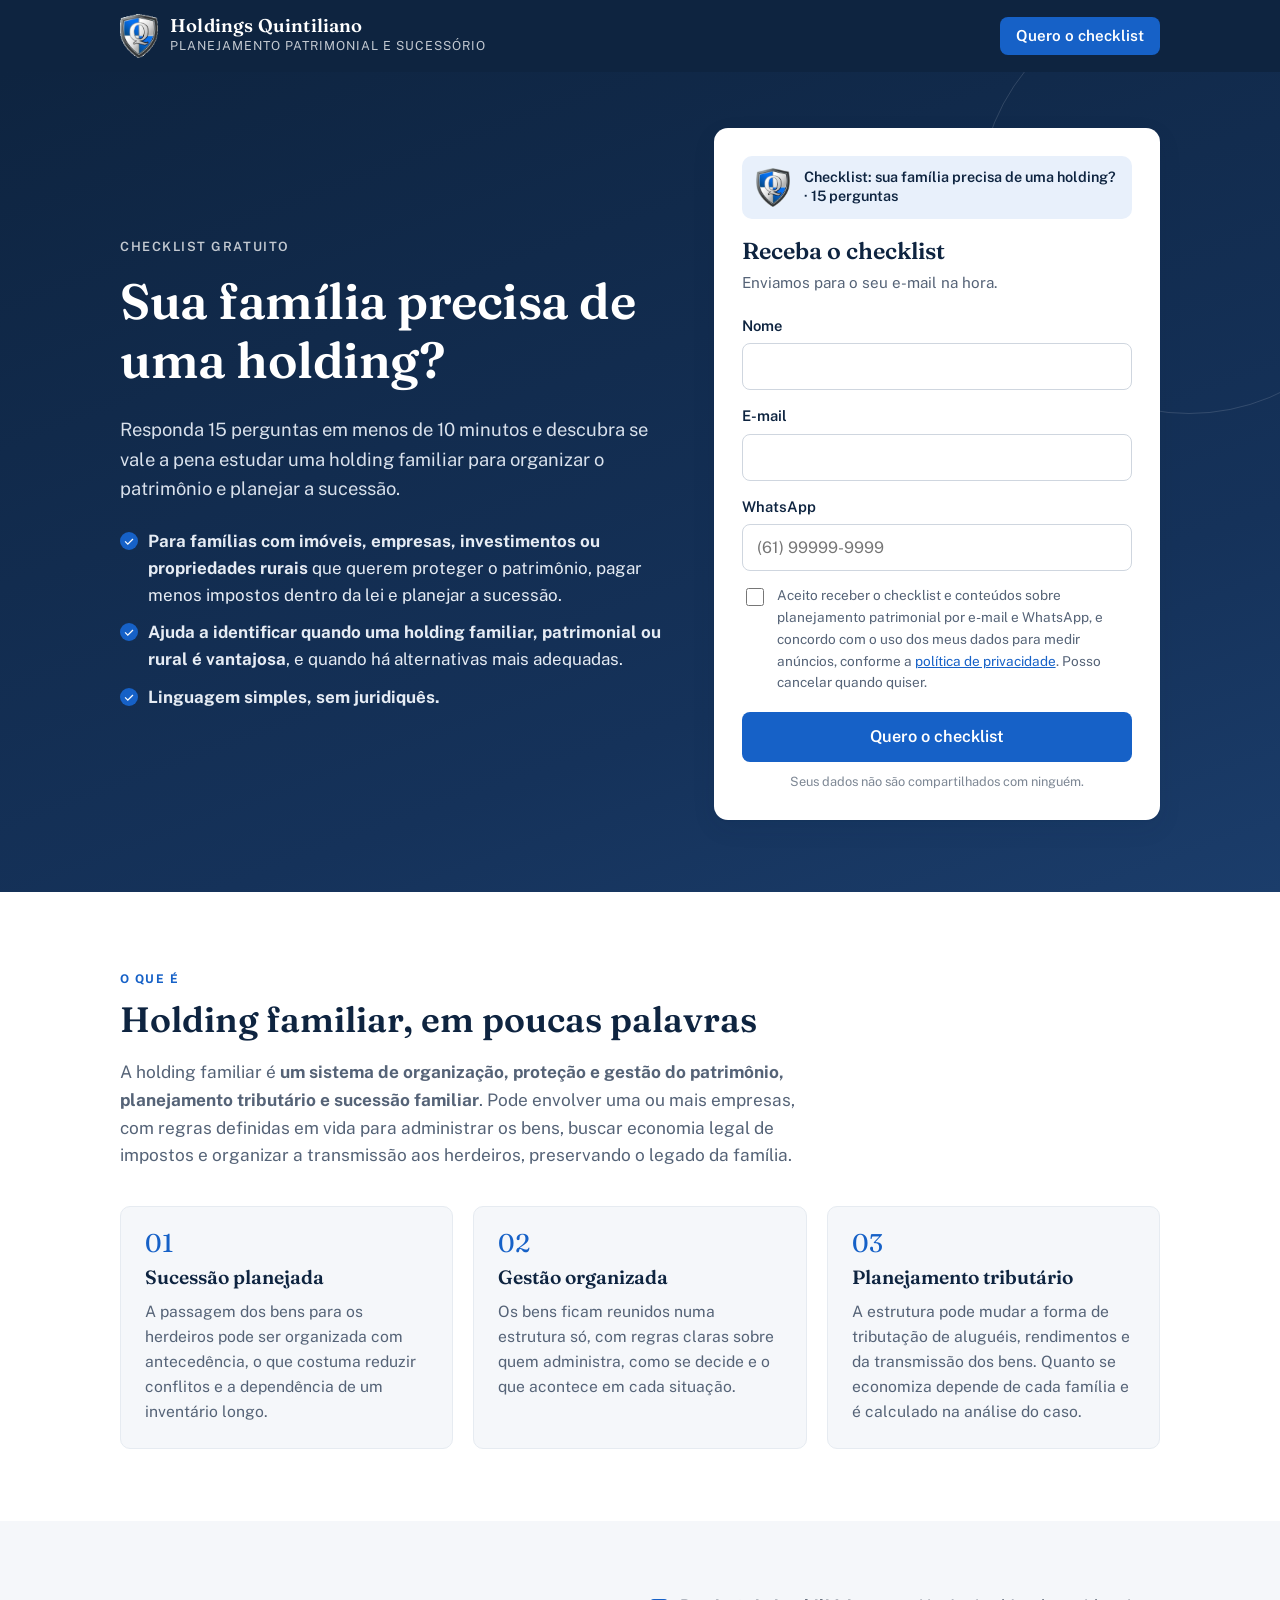
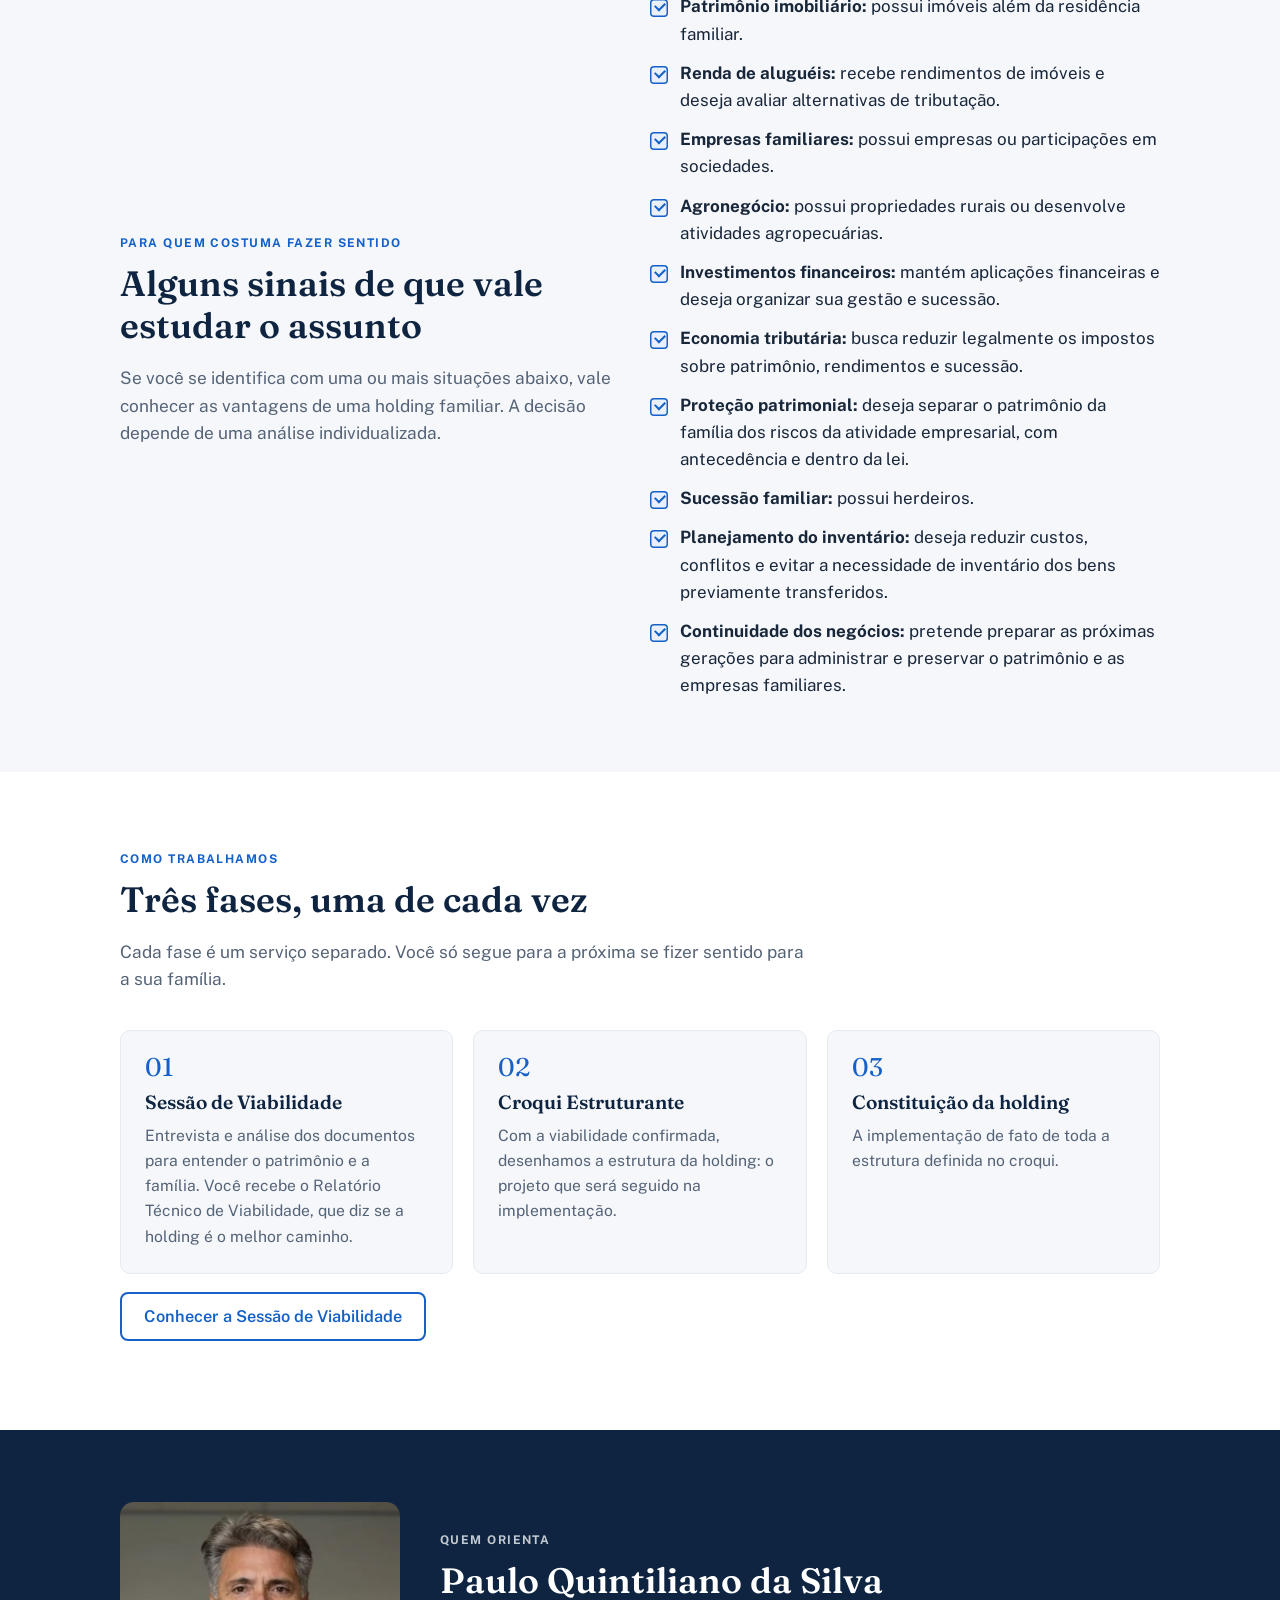
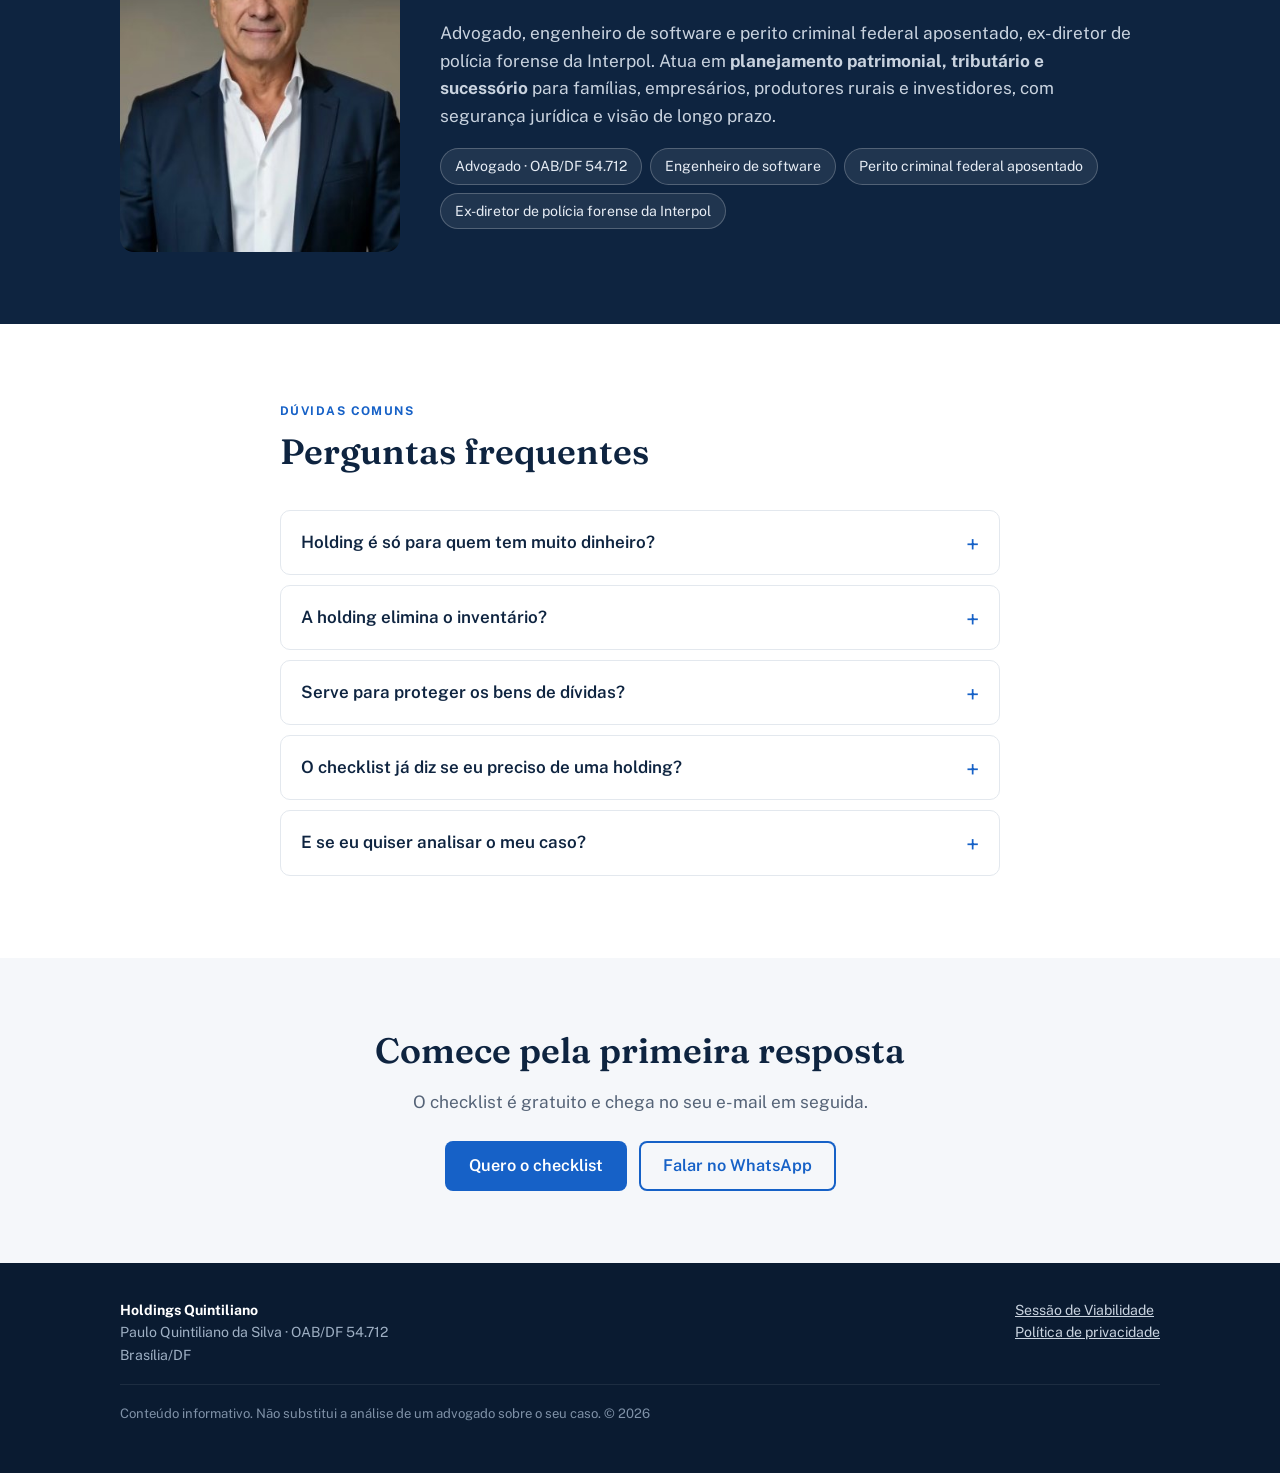
<file: index.html>
<!doctype html>
<html lang="pt-BR">
<head>
  <meta charset="utf-8">
  <meta name="viewport" content="width=device-width, initial-scale=1">
  <title>Sua família precisa de uma holding? | Holdings Quintiliano</title>
  <meta name="description" content="Checklist gratuito com 15 perguntas para descobrir se uma holding familiar faz sentido para o seu patrimônio e a sua sucessão.">
  <meta property="og:title" content="Sua família precisa de uma holding?">
  <meta property="og:description" content="Checklist gratuito: 15 perguntas para saber se vale estudar uma holding familiar.">
  <meta property="og:type" content="website">
  <meta property="og:image" content="assets/logo.png">
  <link rel="icon" href="assets/logo.png">
  <link rel="stylesheet" href="assets/fontes.css">
  <link rel="stylesheet" href="assets/estilo.css?v=20261118c">
  <script src="assets/config.js?v=20261117c"></script>
  <script src="assets/site.js?v=20261117c" defer></script>
</head>
<body data-pagina="/">

<header class="topo">
  <div class="container">
    <a class="marca" href="./">
      <img src="assets/logo.png" alt="">
      <span><strong>Holdings Quintiliano</strong><small>Planejamento patrimonial e sucessório</small></span>
    </a>
    <a class="botao" href="#checklist">Quero o checklist</a>
  </div>
</header>

<section class="hero">
  <div class="container">
    <div>
      <p class="sobretitulo">Checklist gratuito</p>
      <h1>Sua família precisa de uma holding?</h1>
      <p class="lead">Responda 15 perguntas em menos de 10 minutos e descubra se vale a pena estudar uma holding familiar para organizar o patrimônio e planejar a sucessão.</p>
      <ul class="marcas">
        <li><span><strong>Para famílias com imóveis, empresas, investimentos ou propriedades rurais</strong> que querem proteger o patrimônio, pagar menos impostos dentro da lei e planejar a sucessão.</span></li>
        <li><span><strong>Ajuda a identificar quando uma holding familiar, patrimonial ou rural é vantajosa</strong>, e quando há alternativas mais adequadas.</span></li>
        <li><span><strong>Linguagem simples, sem juridiquês.</strong></span></li>
      </ul>
    </div>

    <div class="cartao" id="checklist">
      <div class="capa-checklist">
        <img src="assets/logo.png" alt="">
        <span>Checklist: sua família precisa de uma holding? · 15 perguntas</span>
      </div>
      <h2>Receba o checklist</h2>
      <p class="apoio">Enviamos para o seu e-mail na hora.</p>
      <form data-form-lead action="obrigado/" novalidate>
        <div class="form-erro" role="alert">Não conseguimos enviar agora. Confira sua conexão e tente de novo.</div>
        <div class="campo">
          <label for="nome">Nome</label>
          <input id="nome" name="nome" autocomplete="name" required>
          <div class="msg">Informe seu nome.</div>
        </div>
        <div class="campo">
          <label for="email">E-mail</label>
          <input id="email" name="email" type="email" autocomplete="email" inputmode="email" required>
          <div class="msg">Confira o e-mail.</div>
        </div>
        <div class="campo">
          <label for="whatsapp">WhatsApp</label>
          <input id="whatsapp" name="whatsapp" type="tel" autocomplete="tel-national" inputmode="tel" placeholder="(61) 99999-9999" required>
          <div class="msg">Informe o WhatsApp com DDD.</div>
        </div>
        <div class="isca" aria-hidden="true">
          <label for="empresa">Empresa</label>
          <input id="empresa" name="empresa" tabindex="-1" autocomplete="off">
        </div>
        <label class="consentimento">
          <input type="checkbox" name="consentimento">
          <span>Aceito receber o checklist e conteúdos sobre planejamento patrimonial por e-mail e WhatsApp, e concordo com o uso dos meus dados para medir anúncios, conforme a <a href="privacidade/">política de privacidade</a>. Posso cancelar quando quiser.</span>
        </label>
        <button class="botao largo" type="submit">Quero o checklist</button>
        <p class="seguro">Seus dados não são compartilhados com ninguém.</p>
      </form>
    </div>
  </div>
</section>

<section class="secao branca">
  <div class="container">
    <div class="cabeca">
      <span class="etiqueta">O que é</span>
      <h2>Holding familiar, em poucas palavras</h2>
      <p class="intro">A holding familiar é <strong>um sistema de organização, proteção e gestão do patrimônio, planejamento tributário e sucessão familiar</strong>. Pode envolver uma ou mais empresas, com regras definidas em vida para administrar os bens, buscar economia legal de impostos e organizar a transmissão aos herdeiros, preservando o legado da família.</p>
    </div>
    <div class="grade g3">
      <div class="item">
        <span class="num">01</span>
        <h3>Sucessão planejada</h3>
        <p>A passagem dos bens para os herdeiros pode ser organizada com antecedência, o que costuma reduzir conflitos e a dependência de um inventário longo.</p>
      </div>
      <div class="item">
        <span class="num">02</span>
        <h3>Gestão organizada</h3>
        <p>Os bens ficam reunidos numa estrutura só, com regras claras sobre quem administra, como se decide e o que acontece em cada situação.</p>
      </div>
      <div class="item">
        <span class="num">03</span>
        <h3>Planejamento tributário</h3>
        <p>A estrutura pode mudar a forma de tributação de aluguéis, rendimentos e da transmissão dos bens. Quanto se economiza depende de cada família e é calculado na análise do caso.</p>
      </div>
    </div>
  </div>
</section>

<section class="secao">
  <div class="container">
    <div class="grade g2" style="align-items:center">
      <div>
        <span class="etiqueta">Para quem costuma fazer sentido</span>
        <h2>Alguns sinais de que vale estudar o assunto</h2>
        <p class="intro">Se você se identifica com uma ou mais situações abaixo, vale conhecer as vantagens de uma holding familiar. A decisão depende de uma análise individualizada.</p>
      </div>
      <ul class="lista-check">
        <li><strong>Patrimônio imobiliário:</strong> possui imóveis além da residência familiar.</li>
        <li><strong>Renda de aluguéis:</strong> recebe rendimentos de imóveis e deseja avaliar alternativas de tributação.</li>
        <li><strong>Empresas familiares:</strong> possui empresas ou participações em sociedades.</li>
        <li><strong>Agronegócio:</strong> possui propriedades rurais ou desenvolve atividades agropecuárias.</li>
        <li><strong>Investimentos financeiros:</strong> mantém aplicações financeiras e deseja organizar sua gestão e sucessão.</li>
        <li><strong>Economia tributária:</strong> busca reduzir legalmente os impostos sobre patrimônio, rendimentos e sucessão.</li>
        <li><strong>Proteção patrimonial:</strong> deseja separar o patrimônio da família dos riscos da atividade empresarial, com antecedência e dentro da lei.</li>
        <li><strong>Sucessão familiar:</strong> possui herdeiros.</li>
        <li><strong>Planejamento do inventário:</strong> deseja reduzir custos, conflitos e evitar a necessidade de inventário dos bens previamente transferidos.</li>
        <li><strong>Continuidade dos negócios:</strong> pretende preparar as próximas gerações para administrar e preservar o patrimônio e as empresas familiares.</li>
      </ul>
    </div>
  </div>
</section>

<section class="secao branca">
  <div class="container">
    <div class="cabeca">
      <span class="etiqueta">Como trabalhamos</span>
      <h2>Três fases, uma de cada vez</h2>
      <p class="intro">Cada fase é um serviço separado. Você só segue para a próxima se fizer sentido para a sua família.</p>
    </div>
    <div class="grade g3">
      <div class="item">
        <span class="num">01</span>
        <h3>Sessão de Viabilidade</h3>
        <p>Entrevista e análise dos documentos para entender o patrimônio e a família. Você recebe o Relatório Técnico de Viabilidade, que diz se a holding é o melhor caminho.</p>
      </div>
      <div class="item">
        <span class="num">02</span>
        <h3>Croqui Estruturante</h3>
        <p>Com a viabilidade confirmada, desenhamos a estrutura da holding: o projeto que será seguido na implementação.</p>
      </div>
      <div class="item">
        <span class="num">03</span>
        <h3>Constituição da holding</h3>
        <p>A implementação de fato de toda a estrutura definida no croqui.</p>
      </div>
    </div>
    <p style="margin-top:18px"><a class="botao secundario" href="sessao/">Conhecer a Sessão de Viabilidade</a></p>
  </div>
</section>

<section class="secao marinho">
  <div class="container perfil">
    <div class="foto com-foto"><img src="assets/paulo.jpg" alt="Paulo Quintiliano da Silva" width="346" height="432" loading="lazy"></div>
    <div>
      <span class="etiqueta">Quem orienta</span>
      <h2><span data-config="advogado">Paulo Quintiliano da Silva</span></h2>
      <p class="intro">Advogado, engenheiro de software e perito criminal federal aposentado, ex-diretor de polícia forense da Interpol. Atua em <strong>planejamento patrimonial, tributário e sucessório</strong> para famílias, empresários, produtores rurais e investidores, com segurança jurídica e visão de longo prazo.</p>
      <ul class="credenciais">
        <li>Advogado · <span data-config="oab"></span></li>
        <li>Engenheiro de software</li>
        <li>Perito criminal federal aposentado</li>
        <li>Ex-diretor de polícia forense da Interpol</li>
      </ul>
    </div>
  </div>
</section>

<section class="secao branca">
  <div class="container estreito">
    <div class="cabeca">
      <span class="etiqueta">Dúvidas comuns</span>
      <h2>Perguntas frequentes</h2>
    </div>
    <div class="faq">
      <details>
        <summary>Holding é só para quem tem muito dinheiro?</summary>
        <p>Não necessariamente. O que pesa é a combinação de patrimônio, família e objetivos. Há famílias com poucos imóveis para quem a estrutura faz sentido, e patrimônios grandes para quem outro instrumento resolve melhor.</p>
      </details>
      <details>
        <summary>A holding elimina o inventário?</summary>
        <p>Ela pode reduzir muito o que precisa passar por inventário, porque os bens já estão na empresa e as cotas podem ser transferidas em vida, com regras definidas. O desenho certo depende de cada família.</p>
      </details>
      <details>
        <summary>Serve para proteger os bens de dívidas?</summary>
        <p>Não é para isso. A organização patrimonial precisa ser feita com antecedência e dentro da lei. Usar a holding para fugir de dívidas que já existem pode ser anulado na Justiça.</p>
      </details>
      <details>
        <summary>O checklist já diz se eu preciso de uma holding?</summary>
        <p>Ele dá uma primeira resposta: mostra se vale estudar o assunto. A decisão depende de uma análise do seu caso, com os números e a situação da família.</p>
      </details>
      <details>
        <summary>E se eu quiser analisar o meu caso?</summary>
        <p>O primeiro passo é a Sessão de Viabilidade, uma análise individual do patrimônio e da família que compara os caminhos possíveis e indica o mais adequado. Se a holding for o caminho, seguem o Croqui Estruturante e a constituição. <a href="sessao/">Saiba como funciona</a>.</p>
      </details>
    </div>
  </div>
</section>

<section class="secao chamada">
  <div class="container estreito">
    <h2>Comece pela primeira resposta</h2>
    <p class="intro" style="margin:0 auto">O checklist é gratuito e chega no seu e-mail em seguida.</p>
    <div class="botoes">
      <a class="botao" href="#checklist">Quero o checklist</a>
      <a class="botao secundario" data-zap="Olá! Vim pelo site e quero saber mais sobre holding familiar.">Falar no WhatsApp</a>
    </div>
  </div>
</section>

<footer class="rodape">
  <div class="container">
    <div>
      <strong style="color:#fff">Holdings Quintiliano</strong><br>
      <span data-config="advogado"></span> · <span data-config="oab"></span><br>
      <span data-config="cidade"></span>
    </div>
    <div>
      <a href="sessao/">Sessão de Viabilidade</a><br>
      <a href="privacidade/">Política de privacidade</a>
    </div>
    <p class="aviso">Conteúdo informativo. Não substitui a análise de um advogado sobre o seu caso. © <span data-ano></span></p>
  </div>
</footer>

</body>
</html>
</file>
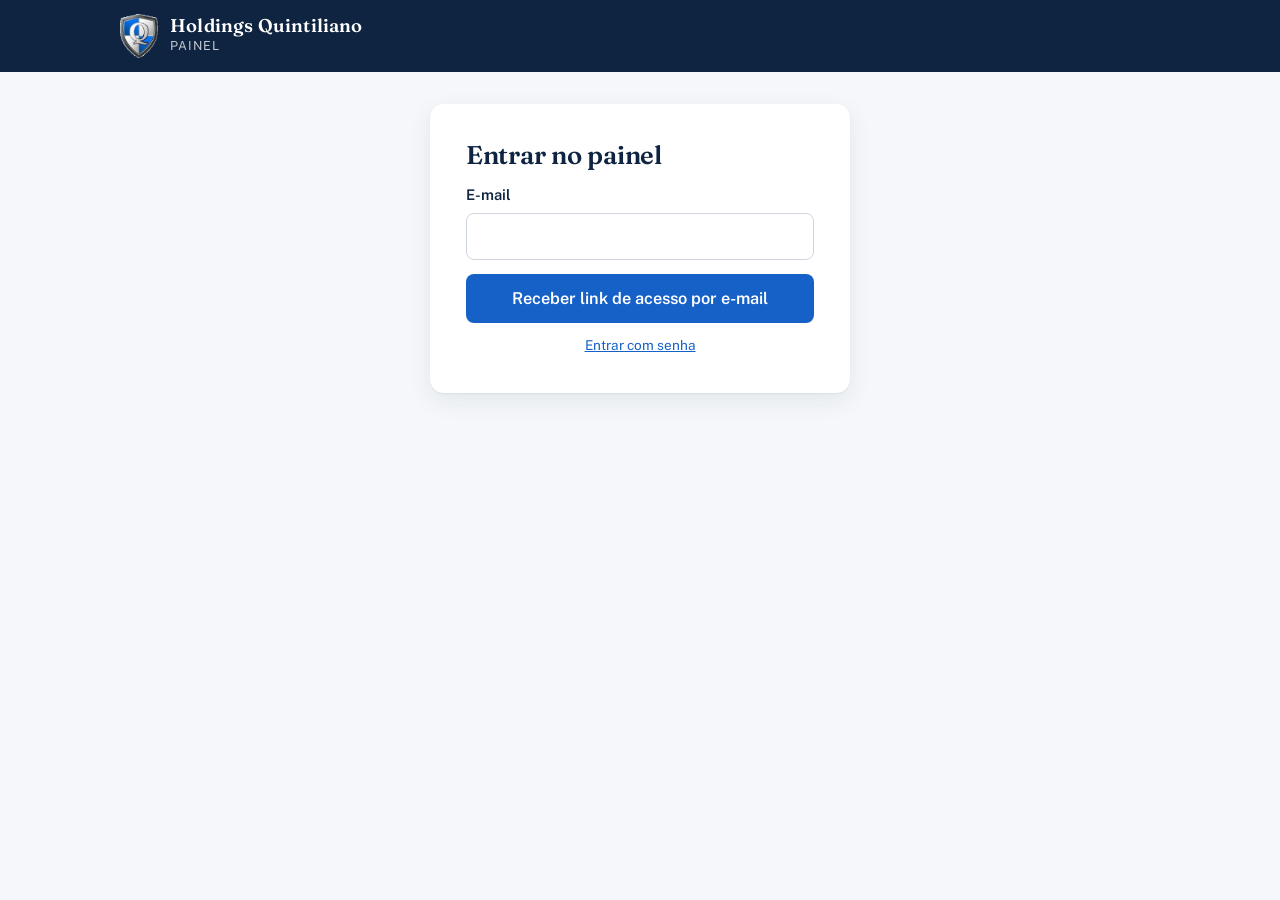
<file: admin/index.html>
<!doctype html>
<html lang="pt-BR">
<head>
  <meta charset="utf-8">
  <meta name="viewport" content="width=device-width, initial-scale=1">
  <meta name="robots" content="noindex, nofollow">
  <title>Painel | Holdings Quintiliano</title>
  <link rel="icon" href="../assets/logo.png">
  <link rel="stylesheet" href="../assets/fontes.css">
  <link rel="stylesheet" href="../assets/estilo.css?v=20261118c">
  <script src="../assets/config.js?v=20261117c"></script>
  <script src="supabase.js"></script>
  <script src="admin.js?v=20261118a" defer></script>
</head>
<body>

<header class="topo">
  <div class="container">
    <a class="marca" href="../">
      <img src="../assets/logo.png" alt="">
      <span><strong>Holdings Quintiliano</strong><small>Painel</small></span>
    </a>
    <button class="botao secundario oculto" id="sair" style="color:#fff;box-shadow:inset 0 0 0 2px rgba(255,255,255,.4)">Sair</button>
  </div>
</header>

<main class="pagina" style="padding-top:32px">
  <div class="container">

    <!-- Login -->
    <div id="tela-login" class="oculto" style="max-width:420px;margin:0 auto">
      <div class="cartao">
        <h1 style="font-size:1.6rem">Entrar no painel</h1>
        <form id="form-login">
          <div class="form-erro" id="erro-login" role="alert"></div>
          <div class="destaque oculto" id="ok-login" role="status" style="margin-bottom:14px"></div>
          <div class="campo"><label for="l-email">E-mail</label><input id="l-email" type="email" autocomplete="username" required></div>
          <div class="campo oculto" id="campo-senha"><label for="l-senha">Senha</label><input id="l-senha" type="password" autocomplete="current-password"></div>
          <button class="botao largo" type="submit" id="b-entrar">Receber link de acesso por e-mail</button>
          <p class="nota" style="text-align:center;margin:12px 0 0"><a href="#" id="alternar">Entrar com senha</a></p>
        </form>
      </div>
    </div>

    <!-- Sem permissão -->
    <div id="tela-negado" class="oculto" style="max-width:520px;margin:0 auto">
      <div class="cartao"><h1 style="font-size:1.5rem">Sem acesso</h1><p>Esta conta entrou, mas não está cadastrada como administradora do painel.</p></div>
    </div>

    <!-- Painel -->
    <div id="tela-painel" class="oculto">
      <div class="painel-topo">
        <h1 style="font-size:1.8rem;margin:0">Visão geral</h1>
        <div class="filtros" id="filtros">
          <button data-dias="1">Hoje</button>
          <button data-dias="7">7 dias</button>
          <button data-dias="30" class="ativo">30 dias</button>
          <button data-dias="90">90 dias</button>
        </div>
      </div>

      <div class="kpis">
        <div class="kpi"><span>Visitas</span><strong id="k-visitas">–</strong></div>
        <div class="kpi"><span>Contatos</span><strong id="k-contatos">–</strong></div>
        <div class="kpi"><span>Conversão da página</span><strong id="k-conversao">–</strong></div>
        <div class="kpi"><span>Sessões / clientes</span><strong id="k-sessoes">–</strong></div>
      </div>

      <div class="grade g2" style="gap:24px">
        <div class="tabela-caixa"><h3>Por origem</h3>
          <table><thead><tr><th>Origem</th><th class="num">Visitas</th><th class="num">Contatos</th><th class="num">Conversão</th></tr></thead><tbody id="t-origem"></tbody></table>
        </div>
        <div class="tabela-caixa"><h3>Por página</h3>
          <table><thead><tr><th>Página</th><th class="num">Visitas</th><th class="num">Celular</th></tr></thead><tbody id="t-pagina"></tbody></table>
        </div>
      </div>

      <div class="tabela-caixa">
        <div style="display:flex;justify-content:space-between;align-items:center;padding:16px 18px 0;gap:12px;flex-wrap:wrap">
          <h3 style="padding:0">Contatos</h3>
          <button class="botao secundario" id="exportar" style="padding:8px 14px;font-size:.9rem">Exportar CSV</button>
        </div>
        <table>
          <thead><tr><th>Data</th><th>Nome</th><th>E-mail</th><th>WhatsApp</th><th>Origem</th><th>E-mail enviado</th><th>Situação</th></tr></thead>
          <tbody id="t-contatos"></tbody>
        </table>
      </div>
      <div class="tabela-caixa">
        <div style="display:flex;justify-content:space-between;align-items:center;padding:16px 18px 0;gap:12px;flex-wrap:wrap">
          <h3 style="padding:0">Horários marcados</h3>
          <div class="filtros" id="modo-agenda" style="margin:0">
            <button type="button" data-modo="AGENDA" class="ativo">Lista</button>
            <button type="button" data-modo="WEEK">Semana</button>
            <button type="button" data-modo="MONTH">Mês</button>
          </div>
        </div>
        <iframe id="agenda" title="Agenda das Sessões de Viabilidade" style="display:block;width:100%;height:560px;border:0;margin-top:12px" loading="lazy"></iframe>
        <p class="nota" style="padding:0 18px 14px;margin:8px 0 0">A agenda só aparece para quem está logado no Google com uma conta que tem acesso à agenda das holdings. <a href="https://calendar.google.com/calendar/u/0/r" target="_blank" rel="noopener">Abrir no Google Agenda</a></p>
      </div>
      <div class="tabela-caixa">
        <h3>Pagamentos da Sessão</h3>
        <table>
          <thead><tr><th>Data</th><th>Cliente</th><th>E-mail</th><th>Telefone</th><th class="num">Valor</th><th>Forma</th><th>Situação</th></tr></thead>
          <tbody id="t-pagamentos"></tbody>
        </table>
      </div>
      <div class="tabela-caixa">
        <h3>Fichas pré-sessão</h3>
        <div id="fichas" style="padding:0 18px 14px"></div>
      </div>
      <details class="tabela-caixa" style="padding:0 18px 4px">
        <summary style="cursor:pointer;font-weight:600;color:var(--marinho);padding:16px 0">Retorno do Asaas</summary>
        <div style="max-width:520px;padding-bottom:12px">
          <p class="nota">Faz o link de pagamento da Sessão levar o cliente para a página de confirmação depois de pagar. Basta fazer uma vez (e de novo se trocar o link).</p>
          <div class="form-erro" id="erro-asaas" role="alert"></div>
          <div class="destaque oculto" id="ok-asaas" role="status" style="margin-bottom:14px"></div>
          <button class="botao" type="button" id="b-asaas">Ligar o retorno no link</button>
        </div>
      </details>
      <details class="tabela-caixa" style="padding:0 18px 4px">
        <summary style="cursor:pointer;font-weight:600;color:var(--marinho);padding:16px 0">Minha senha</summary>
        <form id="form-senha" style="max-width:380px;padding-bottom:12px">
          <p class="nota">Opcional. Com uma senha, você entra sem esperar o link por e-mail. O link continua funcionando.</p>
          <div class="form-erro" id="erro-senha" role="alert"></div>
          <div class="destaque oculto" id="ok-senha" role="status" style="margin-bottom:14px">Senha salva.</div>
          <div class="campo"><label for="s-nova">Nova senha (mínimo 8 caracteres)</label><input id="s-nova" type="password" autocomplete="new-password" minlength="8" required></div>
          <div class="campo"><label for="s-conf">Repita a senha</label><input id="s-conf" type="password" autocomplete="new-password" minlength="8" required></div>
          <button class="botao" type="submit">Salvar senha</button>
        </form>
      </details>
      <p class="nota">Visitas contam uma vez por página em cada sessão do navegador, sem identificar ninguém. A conversão compara contatos com visitas à página inicial.</p>
    </div>

  </div>
</main>
</body>
</html>
</file>
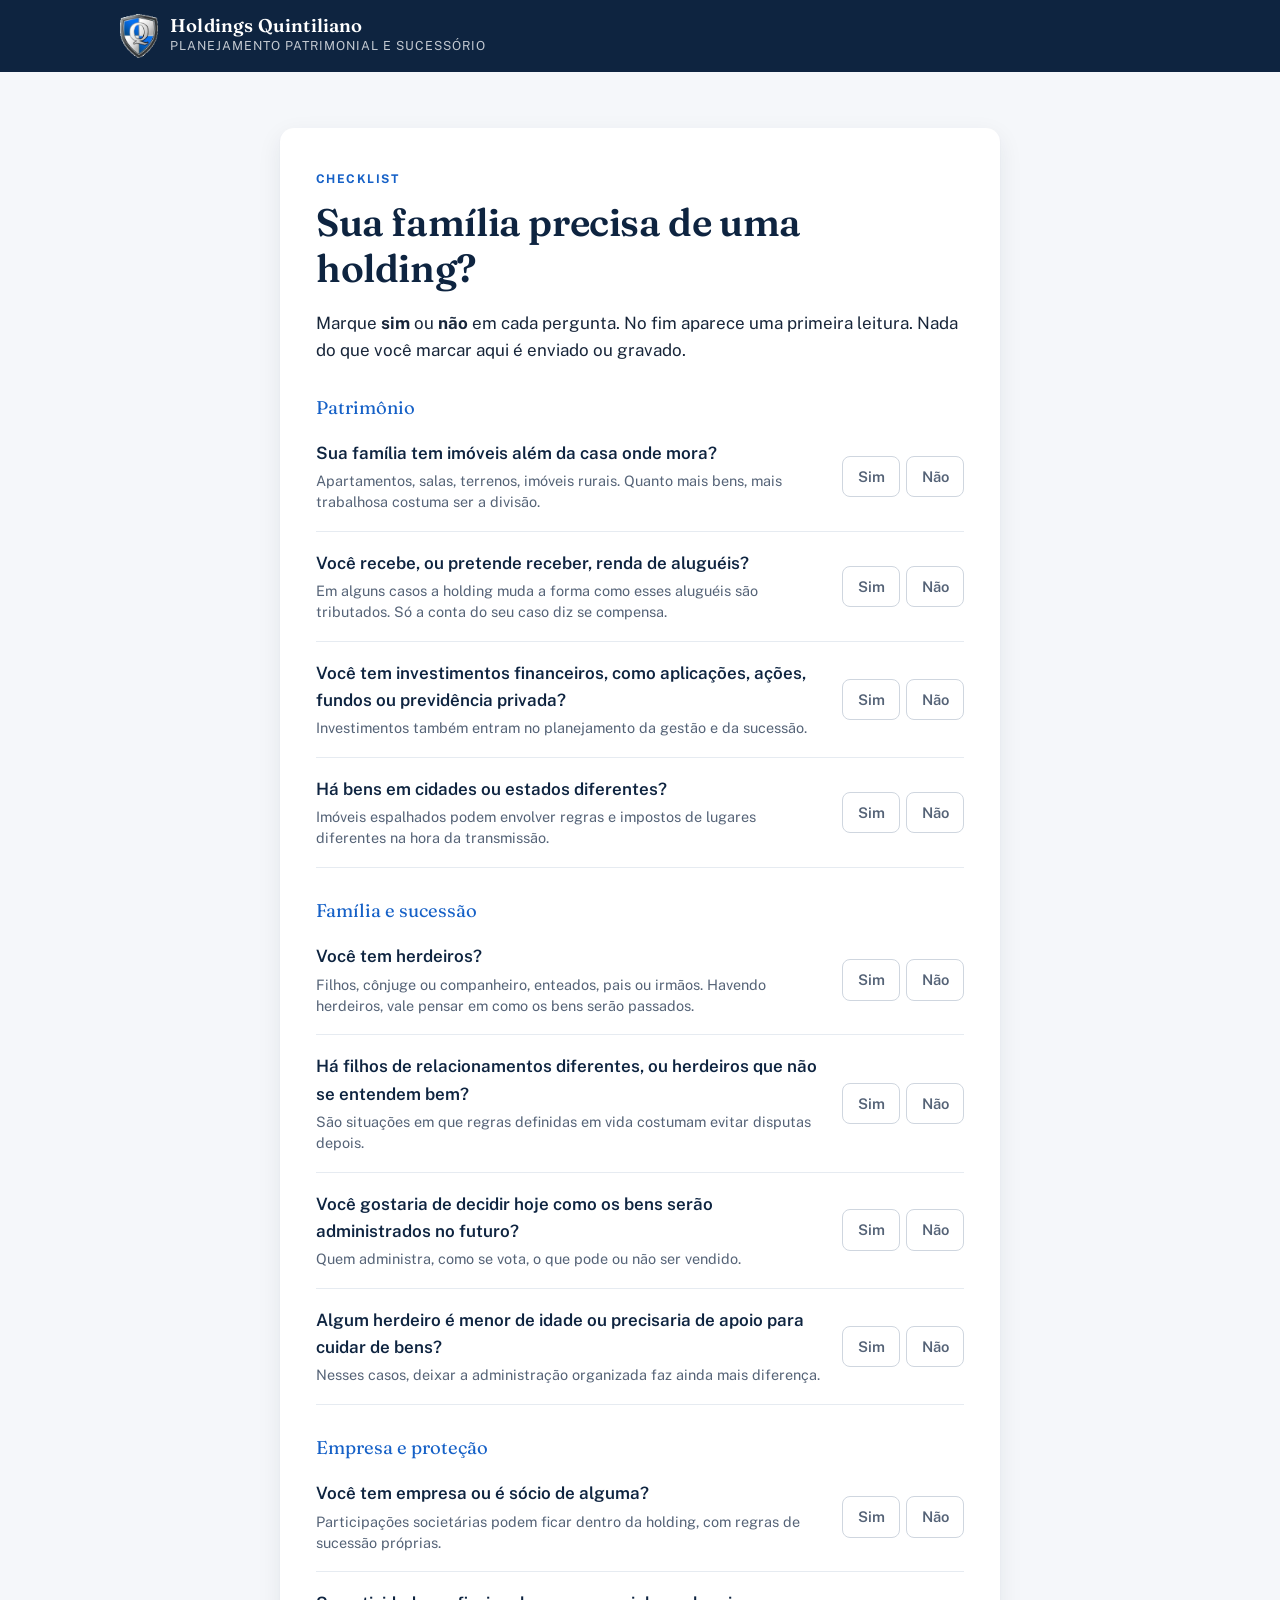
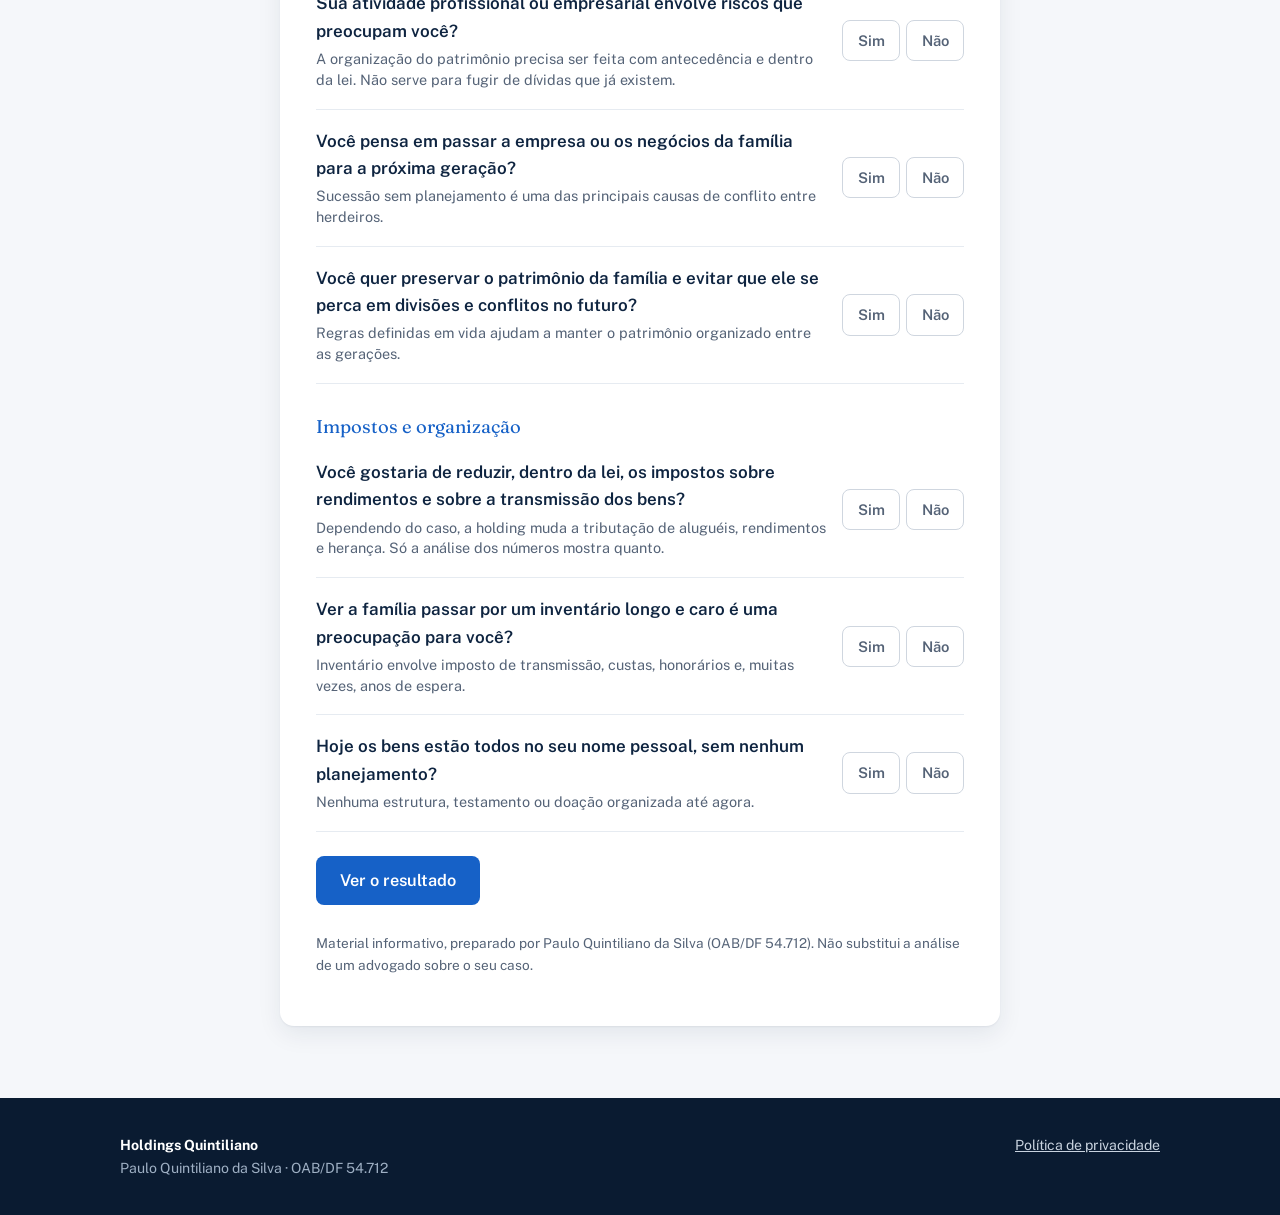
<file: checklist/index.html>
<!doctype html>
<html lang="pt-BR">
<head>
  <meta charset="utf-8">
  <meta name="viewport" content="width=device-width, initial-scale=1">
  <meta name="robots" content="noindex, nofollow">
  <title>Checklist: sua família precisa de uma holding? | Holdings Quintiliano</title>
  <link rel="icon" href="../assets/logo.png">
  <link rel="stylesheet" href="../assets/fontes.css">
  <link rel="stylesheet" href="../assets/estilo.css?v=20261118c">
  <script src="../assets/config.js?v=20261117c"></script>
  <script src="../assets/site.js?v=20261117c" defer></script>
</head>
<body data-pagina="/checklist/">

<header class="topo">
  <div class="container">
    <a class="marca" href="../">
      <img src="../assets/logo.png" alt="">
      <span><strong>Holdings Quintiliano</strong><small>Planejamento patrimonial e sucessório</small></span>
    </a>
  </div>
</header>

<main class="pagina">
  <div class="container estreito">
    <div class="cartao">
      <span class="etiqueta">Checklist</span>
      <h1 style="font-size:clamp(1.8rem,4vw,2.4rem)">Sua família precisa de uma holding?</h1>
      <p>Marque <strong>sim</strong> ou <strong>não</strong> em cada pergunta. No fim aparece uma primeira leitura. Nada do que você marcar aqui é enviado ou gravado.</p>

      <form id="checklist" class="nao-imprimir-envio">
        <p class="bloco-titulo">Patrimônio</p>
        <div class="pergunta">
          <p>Sua família tem imóveis além da casa onde mora?<small>Apartamentos, salas, terrenos, imóveis rurais. Quanto mais bens, mais trabalhosa costuma ser a divisão.</small></p>
          <div class="opcoes"><label><input type="radio" name="q1" value="1"><span>Sim</span></label><label><input type="radio" name="q1" value="0"><span>Não</span></label></div>
        </div>
        <div class="pergunta">
          <p>Você recebe, ou pretende receber, renda de aluguéis?<small>Em alguns casos a holding muda a forma como esses aluguéis são tributados. Só a conta do seu caso diz se compensa.</small></p>
          <div class="opcoes"><label><input type="radio" name="q2" value="1"><span>Sim</span></label><label><input type="radio" name="q2" value="0"><span>Não</span></label></div>
        </div>
        <div class="pergunta">
          <p>Você tem investimentos financeiros, como aplicações, ações, fundos ou previdência privada?<small>Investimentos também entram no planejamento da gestão e da sucessão.</small></p>
          <div class="opcoes"><label><input type="radio" name="q3" value="1"><span>Sim</span></label><label><input type="radio" name="q3" value="0"><span>Não</span></label></div>
        </div>
        <div class="pergunta">
          <p>Há bens em cidades ou estados diferentes?<small>Imóveis espalhados podem envolver regras e impostos de lugares diferentes na hora da transmissão.</small></p>
          <div class="opcoes"><label><input type="radio" name="q4" value="1"><span>Sim</span></label><label><input type="radio" name="q4" value="0"><span>Não</span></label></div>
        </div>

        <p class="bloco-titulo">Família e sucessão</p>
        <div class="pergunta">
          <p>Você tem herdeiros?<small>Filhos, cônjuge ou companheiro, enteados, pais ou irmãos. Havendo herdeiros, vale pensar em como os bens serão passados.</small></p>
          <div class="opcoes"><label><input type="radio" name="q5" value="1"><span>Sim</span></label><label><input type="radio" name="q5" value="0"><span>Não</span></label></div>
        </div>
        <div class="pergunta" data-depende-herdeiros>
          <p>Há filhos de relacionamentos diferentes, ou herdeiros que não se entendem bem?<small>São situações em que regras definidas em vida costumam evitar disputas depois.</small></p>
          <div class="opcoes"><label><input type="radio" name="q6" value="1"><span>Sim</span></label><label><input type="radio" name="q6" value="0"><span>Não</span></label></div>
        </div>
        <div class="pergunta">
          <p>Você gostaria de decidir hoje como os bens serão administrados no futuro?<small>Quem administra, como se vota, o que pode ou não ser vendido.</small></p>
          <div class="opcoes"><label><input type="radio" name="q7" value="1"><span>Sim</span></label><label><input type="radio" name="q7" value="0"><span>Não</span></label></div>
        </div>
        <div class="pergunta" data-depende-herdeiros>
          <p>Algum herdeiro é menor de idade ou precisaria de apoio para cuidar de bens?<small>Nesses casos, deixar a administração organizada faz ainda mais diferença.</small></p>
          <div class="opcoes"><label><input type="radio" name="q8" value="1"><span>Sim</span></label><label><input type="radio" name="q8" value="0"><span>Não</span></label></div>
        </div>

        <p class="bloco-titulo">Empresa e proteção</p>
        <div class="pergunta">
          <p>Você tem empresa ou é sócio de alguma?<small>Participações societárias podem ficar dentro da holding, com regras de sucessão próprias.</small></p>
          <div class="opcoes"><label><input type="radio" name="q9" value="1"><span>Sim</span></label><label><input type="radio" name="q9" value="0"><span>Não</span></label></div>
        </div>
        <div class="pergunta">
          <p>Sua atividade profissional ou empresarial envolve riscos que preocupam você?<small>A organização do patrimônio precisa ser feita com antecedência e dentro da lei. Não serve para fugir de dívidas que já existem.</small></p>
          <div class="opcoes"><label><input type="radio" name="q10" value="1"><span>Sim</span></label><label><input type="radio" name="q10" value="0"><span>Não</span></label></div>
        </div>
        <div class="pergunta">
          <p>Você pensa em passar a empresa ou os negócios da família para a próxima geração?<small>Sucessão sem planejamento é uma das principais causas de conflito entre herdeiros.</small></p>
          <div class="opcoes"><label><input type="radio" name="q11" value="1"><span>Sim</span></label><label><input type="radio" name="q11" value="0"><span>Não</span></label></div>
        </div>
        <div class="pergunta">
          <p>Você quer preservar o patrimônio da família e evitar que ele se perca em divisões e conflitos no futuro?<small>Regras definidas em vida ajudam a manter o patrimônio organizado entre as gerações.</small></p>
          <div class="opcoes"><label><input type="radio" name="q12" value="1"><span>Sim</span></label><label><input type="radio" name="q12" value="0"><span>Não</span></label></div>
        </div>

        <p class="bloco-titulo">Impostos e organização</p>
        <div class="pergunta">
          <p>Você gostaria de reduzir, dentro da lei, os impostos sobre rendimentos e sobre a transmissão dos bens?<small>Dependendo do caso, a holding muda a tributação de aluguéis, rendimentos e herança. Só a análise dos números mostra quanto.</small></p>
          <div class="opcoes"><label><input type="radio" name="q13" value="1"><span>Sim</span></label><label><input type="radio" name="q13" value="0"><span>Não</span></label></div>
        </div>
        <div class="pergunta">
          <p>Ver a família passar por um inventário longo e caro é uma preocupação para você?<small>Inventário envolve imposto de transmissão, custas, honorários e, muitas vezes, anos de espera.</small></p>
          <div class="opcoes"><label><input type="radio" name="q14" value="1"><span>Sim</span></label><label><input type="radio" name="q14" value="0"><span>Não</span></label></div>
        </div>
        <div class="pergunta">
          <p>Hoje os bens estão todos no seu nome pessoal, sem nenhum planejamento?<small>Nenhuma estrutura, testamento ou doação organizada até agora.</small></p>
          <div class="opcoes"><label><input type="radio" name="q15" value="1"><span>Sim</span></label><label><input type="radio" name="q15" value="0"><span>Não</span></label></div>
        </div>

        <p style="margin-top:24px" class="nao-imprimir">
          <button class="botao" type="submit">Ver o resultado</button>
          <span id="faltam" class="nota" style="margin-left:10px"></span>
        </p>
      </form>

      <div class="calculando" id="calculando" aria-live="polite" hidden>
        <div class="calc-roda" aria-hidden="true"></div>
        <p class="calc-titulo">Calculando o seu resultado</p>
        <p class="calc-etapa" id="calc-etapa">Analisando o patrimônio</p>
        <div class="calc-barra" aria-hidden="true"><span id="calc-progresso"></span></div>
      </div>
      <div class="resultado" id="resultado" aria-live="polite">
        <div class="destaque">
          <div class="placar"><span id="pontos">0</span> de 15</div>
          <h2 id="res-titulo" style="font-size:1.35rem;margin:10px 0 6px"></h2>
          <p id="res-texto" style="margin:0"></p>
        </div>
        <p style="margin-top:18px">Uma observação importante: holding não é a resposta para todo mundo. Em alguns casos, um testamento, uma doação com reserva de usufruto ou outro instrumento resolve melhor e custa menos. Por isso a decisão passa por uma análise individual.</p>
        <p class="nao-imprimir" style="display:flex;gap:10px;flex-wrap:wrap">
          <a class="botao" href="../sessao/">Conhecer a Sessão de Viabilidade</a>
          <a class="botao secundario" data-zap="Olá! Fiz o checklist da holding e quero conversar sobre o resultado.">Falar no WhatsApp</a>
          <button class="botao secundario" type="button" onclick="window.print()">Imprimir</button>
        </p>
      </div>

      <p class="nota" style="margin-top:28px">Material informativo, preparado por <span data-config="advogado"></span> (<span data-config="oab"></span>). Não substitui a análise de um advogado sobre o seu caso.</p>
    </div>
  </div>
</main>

<footer class="rodape">
  <div class="container">
    <div><strong style="color:#fff">Holdings Quintiliano</strong><br><span data-config="advogado"></span> · <span data-config="oab"></span></div>
    <div><a href="../privacidade/">Política de privacidade</a></div>
  </div>
</footer>

<script>
(function () {
  var form = document.getElementById("checklist");
  var faltam = document.getElementById("faltam");
  var TOTAL = 15;
  // Perguntas de patrimônio: imóveis (q1), aluguel (q2), investimentos (q3), bens em lugares diferentes (q4), empresa (q9).
  // Sem nenhum "sim" nelas, o resultado é sempre a primeira faixa, qualquer que seja a pontuação.
  var PATRIMONIO = [1, 2, 3, 4, 9];
  var faixas = [
    { ate: 4, titulo: "Provavelmente não é prioridade agora", texto: "Pelos seus sinais, uma holding talvez não seja necessária neste momento. Ainda assim, vale manter documentos em ordem e rever isso se o patrimônio ou a família mudarem." },
    { ate: 9, titulo: "Vale estudar o assunto", texto: "Há sinais suficientes para olhar com calma. Uma análise do seu caso mostra se a holding compensa ou se outro instrumento resolve melhor." },
    { ate: 15, titulo: "Vale olhar com atenção", texto: "Você marcou muitos dos sinais em que uma holding costuma fazer sentido. O próximo passo é analisar os números e a situação da família para escolher o melhor caminho." },
  ];
  // Quem marcou sinais de família ou interesse, mas nenhum bem ou empresa.
  var SEM_PATRIMONIO = "Você marcou sinais importantes sobre família e futuro, mas não indicou imóveis, investimentos ou empresa. A holding serve para organizar bens; sem patrimônio para colocar nela, um testamento ou um planejamento mais simples tende a resolver melhor. Se a sua situação mudar, refaça o checklist.";

  // Animação curta de "calculando" antes de mostrar o resultado (pula para quem prefere menos movimento).
  var ETAPAS = ["Analisando o patrimônio", "Analisando família e sucessão", "Analisando empresa e proteção", "Analisando impostos e organização"];
  function calcular(pronto) {
    var caixa = document.getElementById("calculando");
    var res = document.getElementById("resultado");
    res.classList.remove("visivel");
    if (window.matchMedia && window.matchMedia("(prefers-reduced-motion: reduce)").matches) { pronto(); return; }
    var etapa = document.getElementById("calc-etapa"), barra = document.getElementById("calc-progresso");
    var botao = form.querySelector('button[type="submit"]');
    if (botao) botao.disabled = true;
    caixa.hidden = false;
    barra.style.width = "0%";
    caixa.scrollIntoView({ behavior: "smooth", block: "center" });
    var i = 0;
    etapa.textContent = ETAPAS[0];
    requestAnimationFrame(function () { barra.style.width = "100%"; });
    var t = setInterval(function () {
      i++;
      if (i < ETAPAS.length) { etapa.textContent = ETAPAS[i]; return; }
      clearInterval(t);
      caixa.hidden = true;
      if (botao) botao.disabled = false;
      pronto();
    }, 550);
  }

  // Sem herdeiros (q5 = Não), as perguntas sobre filhos de relações diferentes (q6) e herdeiro menor (q8)
  // somem e contam como "Não".
  function ajustarHerdeiros() {
    var q5 = form.querySelector('input[name="q5"]:checked');
    var esconder = !!q5 && q5.value === "0";
    form.querySelectorAll("[data-depende-herdeiros]").forEach(function (bloco) {
      bloco.hidden = esconder;
      if (esconder) {
        var nao = bloco.querySelector('input[value="0"]');
        if (nao) nao.checked = true;
      }
    });
  }
  form.addEventListener("change", function (e) {
    if (e.target && e.target.name === "q5") ajustarHerdeiros();
  });
  ajustarHerdeiros();

  form.addEventListener("submit", function (e) {
    e.preventDefault();
    var pontos = 0, respondidas = 0;
    for (var i = 1; i <= TOTAL; i++) {
      var marcada = form.querySelector('input[name="q' + i + '"]:checked');
      if (marcada) { respondidas++; pontos += Number(marcada.value); }
    }
    if (respondidas < TOTAL) {
      faltam.textContent = "Faltam " + (TOTAL - respondidas) + " pergunta(s).";
      return;
    }
    faltam.textContent = "";
    var temPatrimonio = PATRIMONIO.some(function (n) {
      return form.querySelector('input[name="q' + n + '"]:checked').value === "1";
    });
    var faixa = temPatrimonio ? faixas.filter(function (f) { return pontos <= f.ate; })[0] : faixas[0];
    var texto = temPatrimonio ? faixa.texto : SEM_PATRIMONIO;
    document.getElementById("pontos").textContent = pontos;
    document.getElementById("res-titulo").textContent = faixa.titulo;
    document.getElementById("res-texto").textContent = texto;
    calcular(function () {
      var res = document.getElementById("resultado");
      res.classList.add("visivel");
      res.scrollIntoView({ behavior: "smooth", block: "start" });
    });
  });
})();
</script>
</body>
</html>
</file>
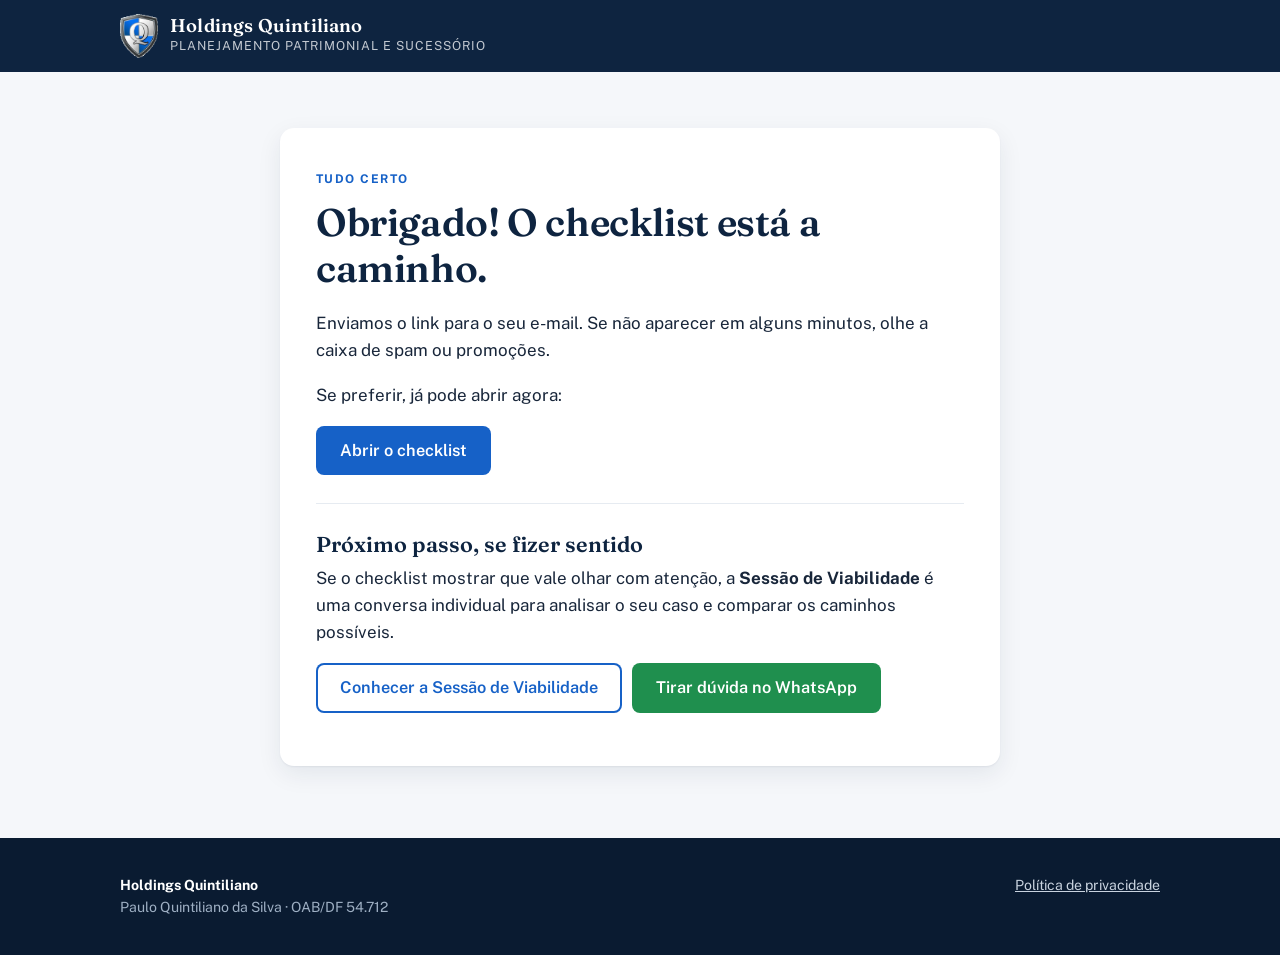
<file: obrigado/index.html>
<!doctype html>
<html lang="pt-BR">
<head>
  <meta charset="utf-8">
  <meta name="viewport" content="width=device-width, initial-scale=1">
  <meta name="robots" content="noindex, nofollow">
  <title>Checklist enviado | Holdings Quintiliano</title>
  <link rel="icon" href="../assets/logo.png">
  <link rel="stylesheet" href="../assets/fontes.css">
  <link rel="stylesheet" href="../assets/estilo.css?v=20261118c">
  <script src="../assets/config.js?v=20261117c"></script>
  <script src="../assets/site.js?v=20261117c" defer></script>
</head>
<body data-pagina="/obrigado/" data-evento="Lead">

<header class="topo">
  <div class="container">
    <a class="marca" href="../">
      <img src="../assets/logo.png" alt="">
      <span><strong>Holdings Quintiliano</strong><small>Planejamento patrimonial e sucessório</small></span>
    </a>
  </div>
</header>

<main class="pagina">
  <div class="container estreito">
    <div class="cartao">
      <span class="etiqueta">Tudo certo</span>
      <h1 style="font-size:clamp(1.8rem,4vw,2.4rem)">Obrigado<span data-nome></span>! O checklist está a caminho.</h1>
      <p>Enviamos o link para o seu e-mail. Se não aparecer em alguns minutos, olhe a caixa de spam ou promoções.</p>
      <p>Se preferir, já pode abrir agora:</p>
      <p><a class="botao" href="../checklist/">Abrir o checklist</a></p>

      <hr style="border:0;border-top:1px solid #e6ebf1;margin:28px 0">

      <h2 style="font-size:1.35rem">Próximo passo, se fizer sentido</h2>
      <p>Se o checklist mostrar que vale olhar com atenção, a <strong>Sessão de Viabilidade</strong> é uma conversa individual para analisar o seu caso e comparar os caminhos possíveis.</p>
      <p style="display:flex;gap:10px;flex-wrap:wrap">
        <a class="botao secundario" href="../sessao/">Conhecer a Sessão de Viabilidade</a>
        <a class="botao zap" data-zap="Olá! Acabei de pedir o checklist da holding e tenho uma dúvida.">Tirar dúvida no WhatsApp</a>
      </p>
    </div>
  </div>
</main>

<footer class="rodape">
  <div class="container">
    <div><strong style="color:#fff">Holdings Quintiliano</strong><br><span data-config="advogado"></span> · <span data-config="oab"></span></div>
    <div><a href="../privacidade/">Política de privacidade</a></div>
  </div>
</footer>

</body>
</html>
</file>
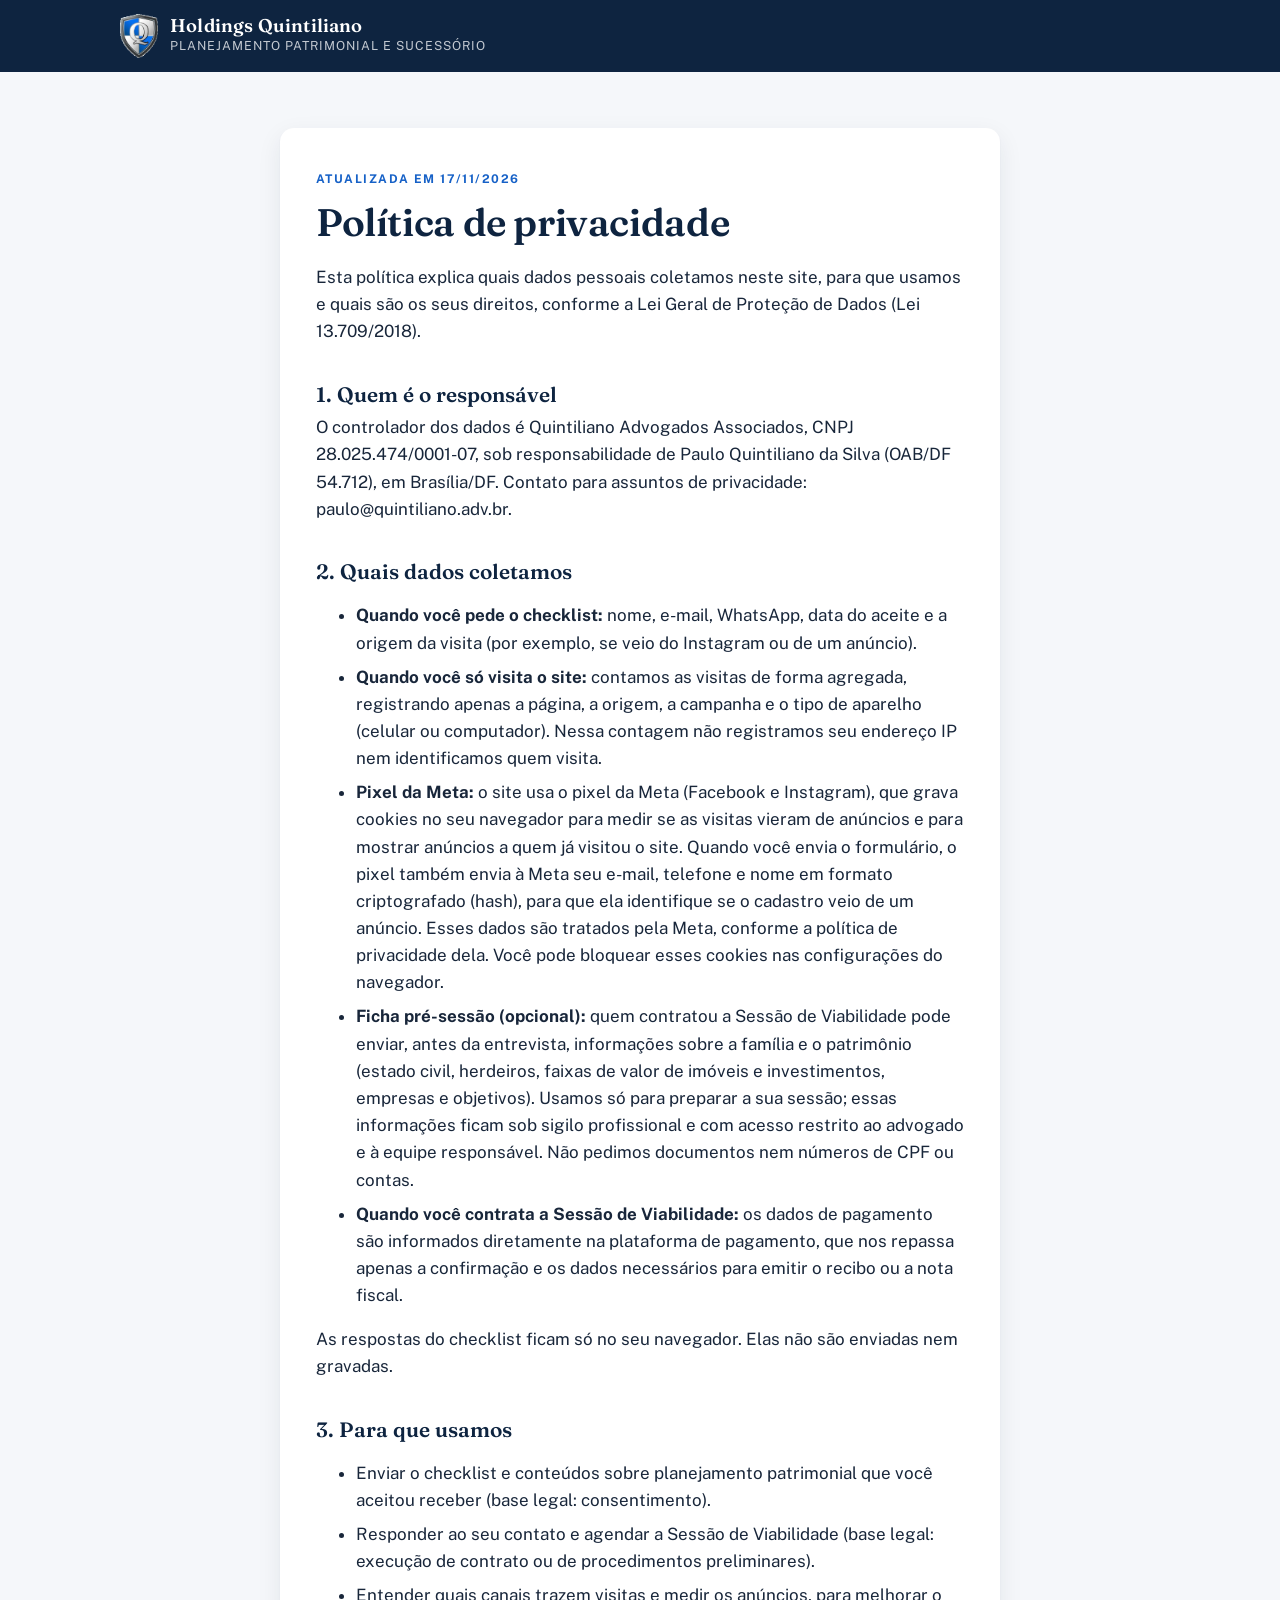
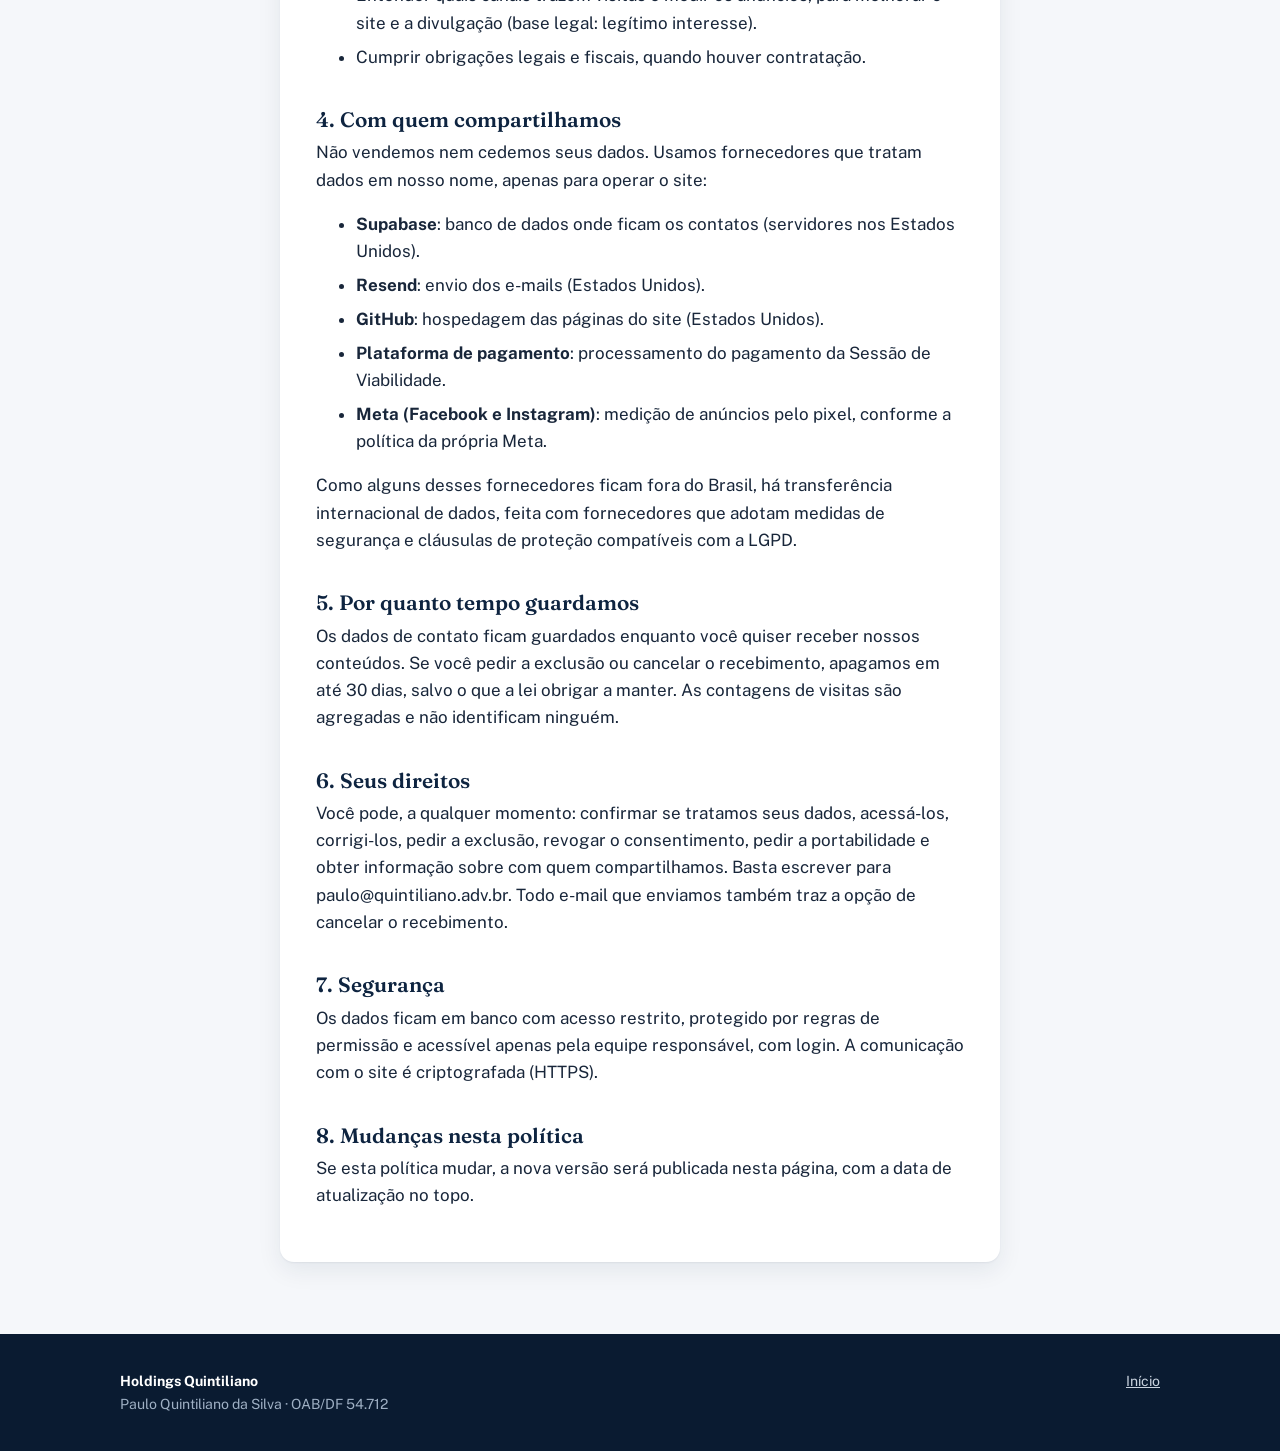
<file: privacidade/index.html>
<!doctype html>
<html lang="pt-BR">
<head>
  <meta charset="utf-8">
  <meta name="viewport" content="width=device-width, initial-scale=1">
  <title>Política de privacidade | Holdings Quintiliano</title>
  <link rel="icon" href="../assets/logo.png">
  <link rel="stylesheet" href="../assets/fontes.css">
  <link rel="stylesheet" href="../assets/estilo.css?v=20261118c">
  <script src="../assets/config.js?v=20261117c"></script>
  <script src="../assets/site.js?v=20261117c" defer></script>
</head>
<body data-pagina="/privacidade/">

<header class="topo">
  <div class="container">
    <a class="marca" href="../">
      <img src="../assets/logo.png" alt="">
      <span><strong>Holdings Quintiliano</strong><small>Planejamento patrimonial e sucessório</small></span>
    </a>
  </div>
</header>

<main class="pagina">
  <div class="container estreito">
    <div class="cartao texto-legal">
      <span class="etiqueta">Atualizada em 17/11/2026</span>
      <h1 style="font-size:clamp(1.8rem,4vw,2.4rem)">Política de privacidade</h1>
      <p>Esta política explica quais dados pessoais coletamos neste site, para que usamos e quais são os seus direitos, conforme a Lei Geral de Proteção de Dados (Lei 13.709/2018).</p>

      <h2>1. Quem é o responsável</h2>
      <p>O controlador dos dados é <span data-config="escritorio"></span>, CNPJ <span data-config="cnpj"></span>, sob responsabilidade de <span data-config="advogado"></span> (<span data-config="oab"></span>), em <span data-config="cidade"></span>. Contato para assuntos de privacidade: <span data-config="email"></span>.</p>

      <h2>2. Quais dados coletamos</h2>
      <ul>
        <li><strong>Quando você pede o checklist:</strong> nome, e-mail, WhatsApp, data do aceite e a origem da visita (por exemplo, se veio do Instagram ou de um anúncio).</li>
        <li><strong>Quando você só visita o site:</strong> contamos as visitas de forma agregada, registrando apenas a página, a origem, a campanha e o tipo de aparelho (celular ou computador). Nessa contagem não registramos seu endereço IP nem identificamos quem visita.</li>
        <li><strong>Pixel da Meta:</strong> o site usa o pixel da Meta (Facebook e Instagram), que grava cookies no seu navegador para medir se as visitas vieram de anúncios e para mostrar anúncios a quem já visitou o site. Quando você envia o formulário, o pixel também envia à Meta seu e-mail, telefone e nome em formato criptografado (hash), para que ela identifique se o cadastro veio de um anúncio. Esses dados são tratados pela Meta, conforme a política de privacidade dela. Você pode bloquear esses cookies nas configurações do navegador.</li>
        <li><strong>Ficha pré-sessão (opcional):</strong> quem contratou a Sessão de Viabilidade pode enviar, antes da entrevista, informações sobre a família e o patrimônio (estado civil, herdeiros, faixas de valor de imóveis e investimentos, empresas e objetivos). Usamos só para preparar a sua sessão; essas informações ficam sob sigilo profissional e com acesso restrito ao advogado e à equipe responsável. Não pedimos documentos nem números de CPF ou contas.</li>
        <li><strong>Quando você contrata a Sessão de Viabilidade:</strong> os dados de pagamento são informados diretamente na plataforma de pagamento, que nos repassa apenas a confirmação e os dados necessários para emitir o recibo ou a nota fiscal.</li>
      </ul>
      <p>As respostas do checklist ficam só no seu navegador. Elas não são enviadas nem gravadas.</p>

      <h2>3. Para que usamos</h2>
      <ul>
        <li>Enviar o checklist e conteúdos sobre planejamento patrimonial que você aceitou receber (base legal: consentimento).</li>
        <li>Responder ao seu contato e agendar a Sessão de Viabilidade (base legal: execução de contrato ou de procedimentos preliminares).</li>
        <li>Entender quais canais trazem visitas e medir os anúncios, para melhorar o site e a divulgação (base legal: legítimo interesse).</li>
        <li>Cumprir obrigações legais e fiscais, quando houver contratação.</li>
      </ul>

      <h2>4. Com quem compartilhamos</h2>
      <p>Não vendemos nem cedemos seus dados. Usamos fornecedores que tratam dados em nosso nome, apenas para operar o site:</p>
      <ul>
        <li><strong>Supabase</strong>: banco de dados onde ficam os contatos (servidores nos Estados Unidos).</li>
        <li><strong>Resend</strong>: envio dos e-mails (Estados Unidos).</li>
        <li><strong>GitHub</strong>: hospedagem das páginas do site (Estados Unidos).</li>
        <li><strong>Plataforma de pagamento</strong>: processamento do pagamento da Sessão de Viabilidade.</li>
        <li><strong>Meta (Facebook e Instagram)</strong>: medição de anúncios pelo pixel, conforme a política da própria Meta.</li>
      </ul>
      <p>Como alguns desses fornecedores ficam fora do Brasil, há transferência internacional de dados, feita com fornecedores que adotam medidas de segurança e cláusulas de proteção compatíveis com a LGPD.</p>

      <h2>5. Por quanto tempo guardamos</h2>
      <p>Os dados de contato ficam guardados enquanto você quiser receber nossos conteúdos. Se você pedir a exclusão ou cancelar o recebimento, apagamos em até 30 dias, salvo o que a lei obrigar a manter. As contagens de visitas são agregadas e não identificam ninguém.</p>

      <h2>6. Seus direitos</h2>
      <p>Você pode, a qualquer momento: confirmar se tratamos seus dados, acessá-los, corrigi-los, pedir a exclusão, revogar o consentimento, pedir a portabilidade e obter informação sobre com quem compartilhamos. Basta escrever para <span data-config="email"></span>. Todo e-mail que enviamos também traz a opção de cancelar o recebimento.</p>

      <h2>7. Segurança</h2>
      <p>Os dados ficam em banco com acesso restrito, protegido por regras de permissão e acessível apenas pela equipe responsável, com login. A comunicação com o site é criptografada (HTTPS).</p>

      <h2>8. Mudanças nesta política</h2>
      <p>Se esta política mudar, a nova versão será publicada nesta página, com a data de atualização no topo.</p>

    </div>
  </div>
</main>

<footer class="rodape">
  <div class="container">
    <div><strong style="color:#fff">Holdings Quintiliano</strong><br><span data-config="advogado"></span> · <span data-config="oab"></span></div>
    <div><a href="../">Início</a></div>
  </div>
</footer>

</body>
</html>
</file>
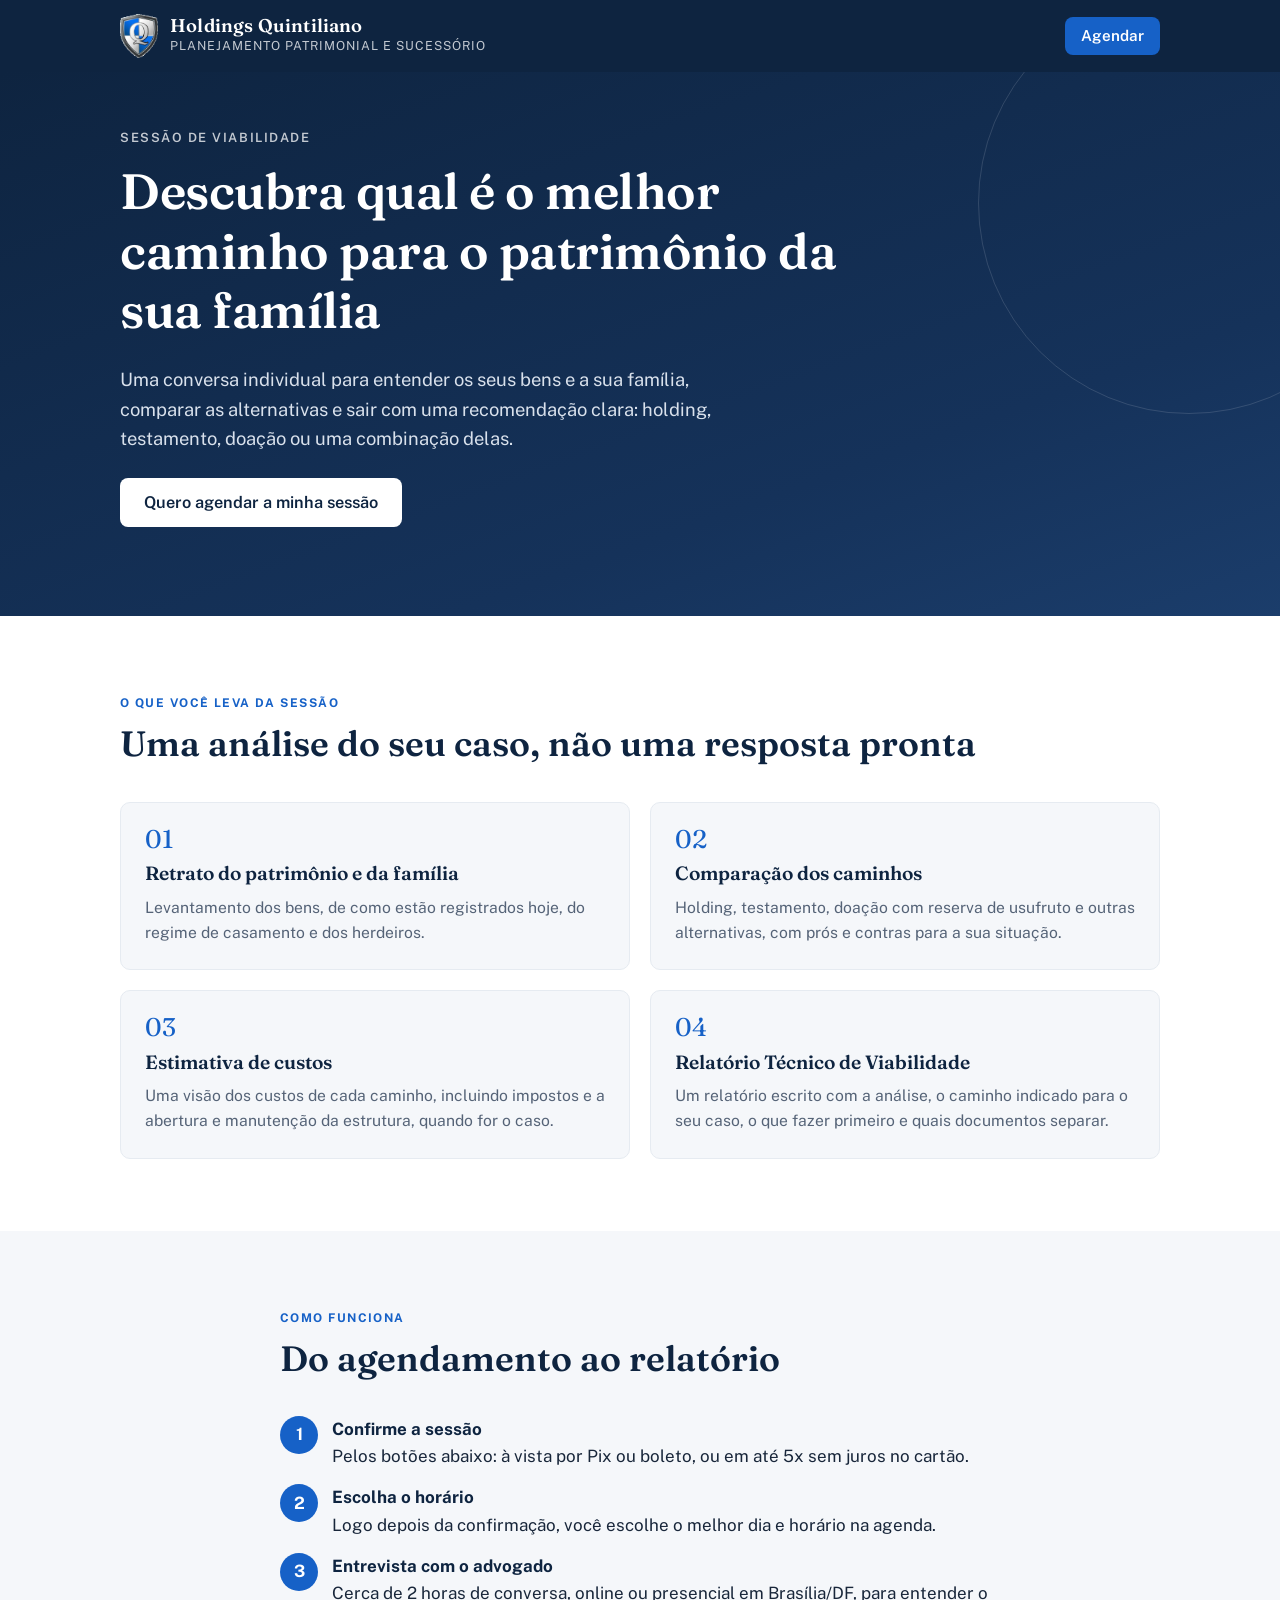
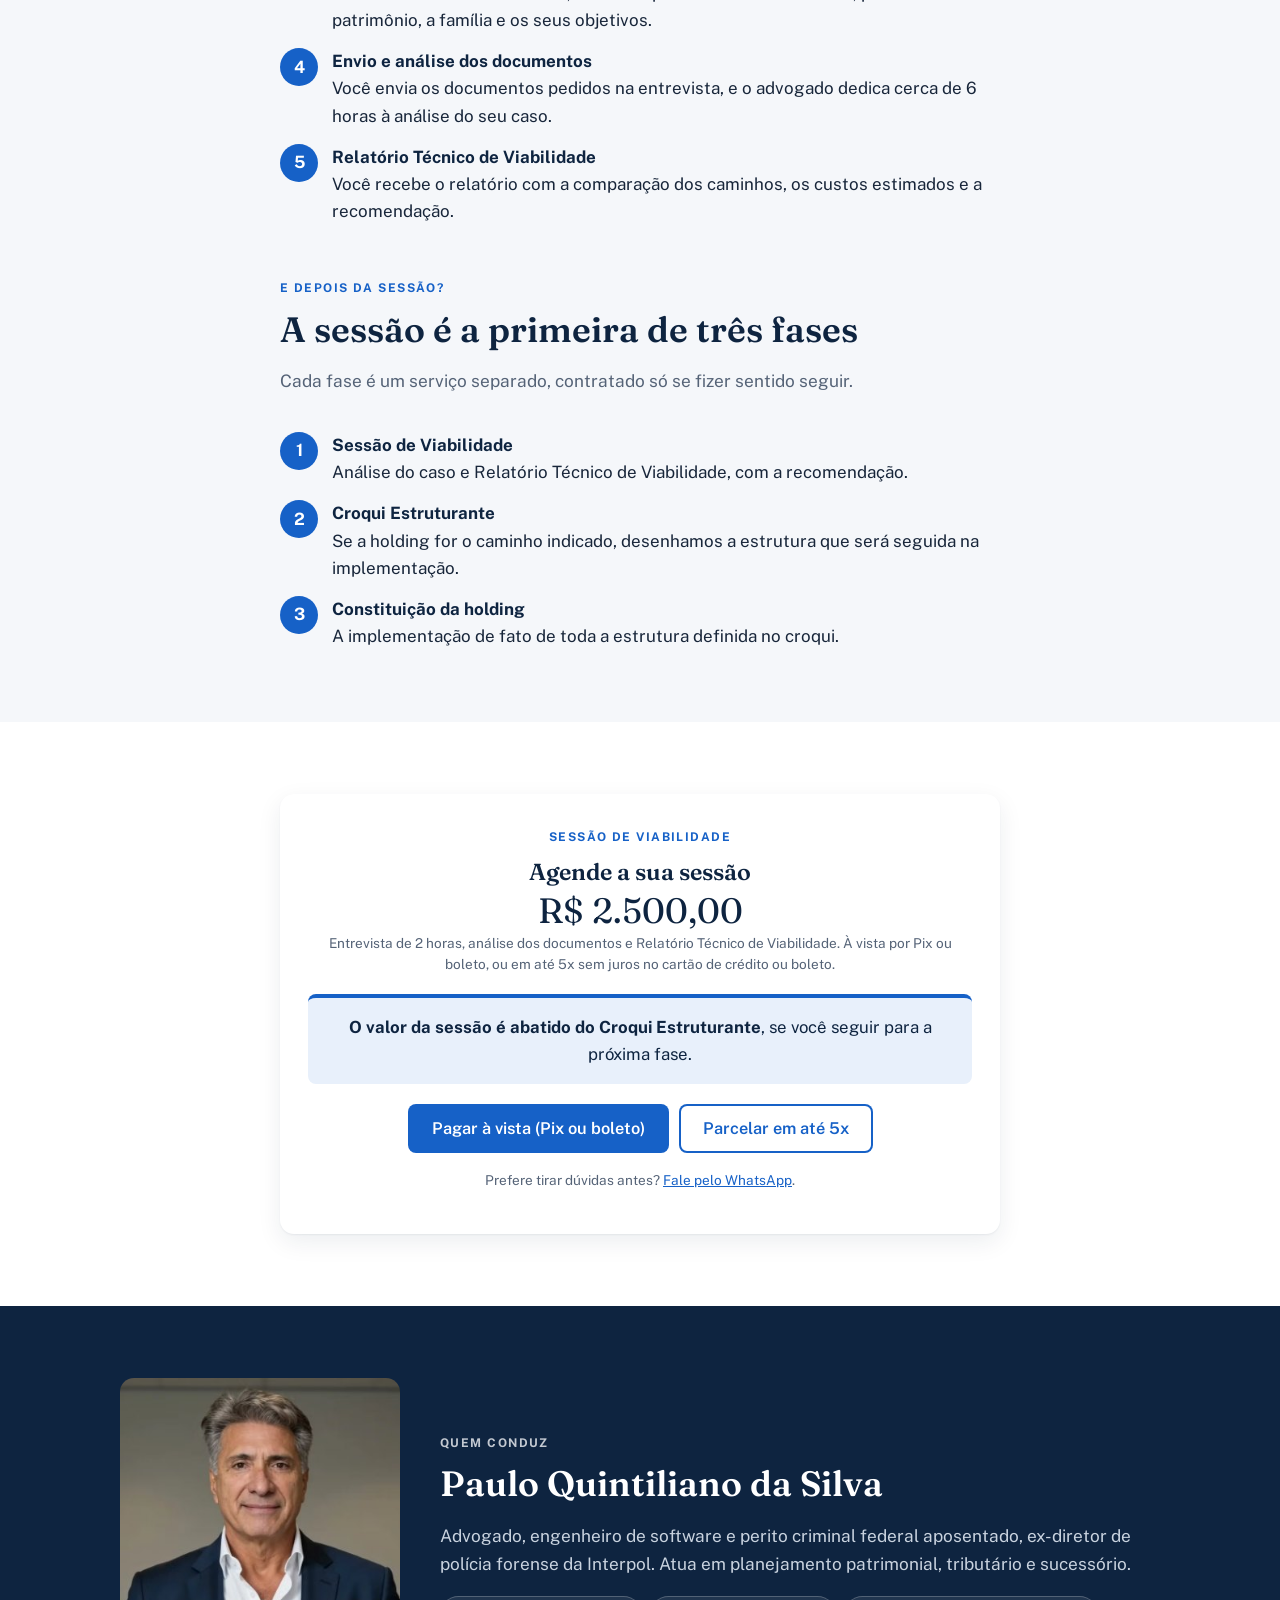
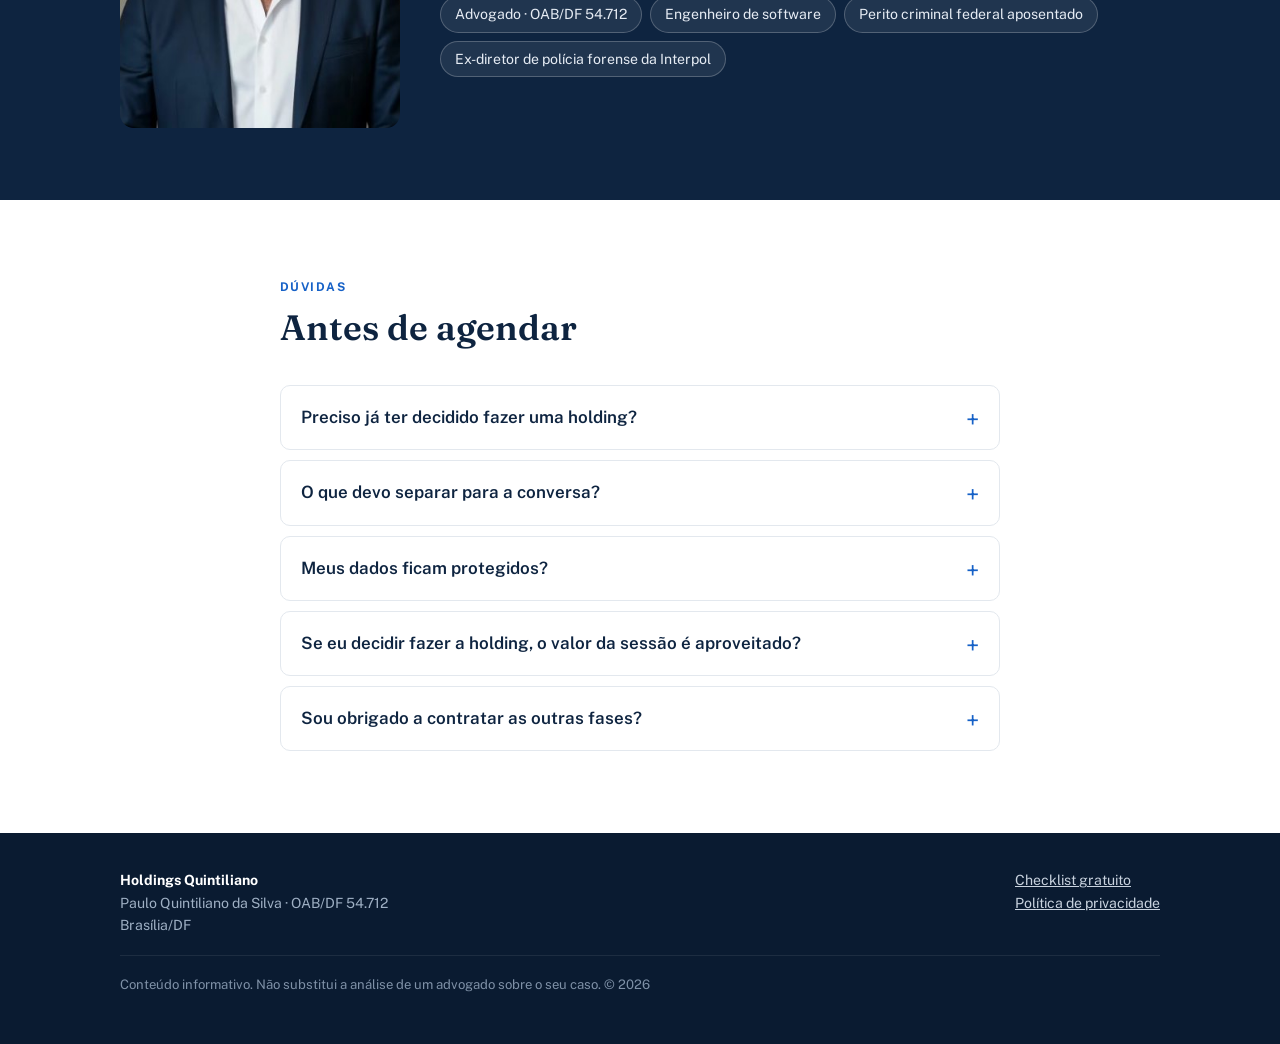
<file: sessao/index.html>
<!doctype html>
<html lang="pt-BR">
<head>
  <meta charset="utf-8">
  <meta name="viewport" content="width=device-width, initial-scale=1">
  <title>Sessão de Viabilidade | Holdings Quintiliano</title>
  <meta name="description" content="Conversa individual para analisar o patrimônio e a família, comparar holding, testamento e doação, e indicar o caminho mais adequado.">
  <link rel="icon" href="../assets/logo.png">
  <link rel="stylesheet" href="../assets/fontes.css">
  <link rel="stylesheet" href="../assets/estilo.css?v=20261118c">
  <script src="../assets/config.js?v=20261117c"></script>
  <script src="../assets/site.js?v=20261117c" defer></script>
</head>
<body data-pagina="/sessao/">

<header class="topo">
  <div class="container">
    <a class="marca" href="../">
      <img src="../assets/logo.png" alt="">
      <span><strong>Holdings Quintiliano</strong><small>Planejamento patrimonial e sucessório</small></span>
    </a>
    <a class="botao" href="#agendar">Agendar</a>
  </div>
</header>

<section class="hero">
  <div class="container" style="grid-template-columns:1fr">
    <div style="max-width:760px">
      <p class="sobretitulo">Sessão de Viabilidade</p>
      <h1>Descubra qual é o melhor caminho para o patrimônio da sua família</h1>
      <p class="lead">Uma conversa individual para entender os seus bens e a sua família, comparar as alternativas e sair com uma recomendação clara: holding, testamento, doação ou uma combinação delas.</p>
      <p style="margin-top:24px"><a class="botao claro" href="#agendar">Quero agendar a minha sessão</a></p>
    </div>
  </div>
</section>

<section class="secao branca">
  <div class="container">
    <div class="cabeca">
      <span class="etiqueta">O que você leva da sessão</span>
      <h2>Uma análise do seu caso, não uma resposta pronta</h2>
    </div>
    <div class="grade g2">
      <div class="item"><span class="num">01</span><h3>Retrato do patrimônio e da família</h3><p>Levantamento dos bens, de como estão registrados hoje, do regime de casamento e dos herdeiros.</p></div>
      <div class="item"><span class="num">02</span><h3>Comparação dos caminhos</h3><p>Holding, testamento, doação com reserva de usufruto e outras alternativas, com prós e contras para a sua situação.</p></div>
      <div class="item"><span class="num">03</span><h3>Estimativa de custos</h3><p>Uma visão dos custos de cada caminho, incluindo impostos e a abertura e manutenção da estrutura, quando for o caso.</p></div>
      <div class="item"><span class="num">04</span><h3>Relatório Técnico de Viabilidade</h3><p>Um relatório escrito com a análise, o caminho indicado para o seu caso, o que fazer primeiro e quais documentos separar.</p></div>
    </div>
  </div>
</section>

<section class="secao">
  <div class="container estreito">
    <div class="cabeca">
      <span class="etiqueta">Como funciona</span>
      <h2>Do agendamento ao relatório</h2>
    </div>
    <ol class="passos">
      <li><strong>Confirme a sessão</strong>Pelos botões abaixo: à vista por Pix ou boleto, ou em até 5x sem juros no cartão.</li>
      <li><strong>Escolha o horário</strong>Logo depois da confirmação, você escolhe o melhor dia e horário na agenda.</li>
      <li><strong>Entrevista com o advogado</strong>Cerca de <span data-config="duracaoSessao"></span> de conversa, online ou presencial em <span data-config="cidade"></span>, para entender o patrimônio, a família e os seus objetivos.</li>
      <li><strong>Envio e análise dos documentos</strong>Você envia os documentos pedidos na entrevista, e o advogado dedica cerca de 6 horas à análise do seu caso.</li>
      <li><strong>Relatório Técnico de Viabilidade</strong>Você recebe o relatório com a comparação dos caminhos, os custos estimados e a recomendação.</li>
    </ol>
    <div class="cabeca" style="margin-top:48px">
      <span class="etiqueta">E depois da sessão?</span>
      <h2>A sessão é a primeira de três fases</h2>
      <p class="intro">Cada fase é um serviço separado, contratado só se fizer sentido seguir.</p>
    </div>
    <ol class="passos">
      <li><strong>Sessão de Viabilidade</strong>Análise do caso e Relatório Técnico de Viabilidade, com a recomendação.</li>
      <li><strong>Croqui Estruturante</strong>Se a holding for o caminho indicado, desenhamos a estrutura que será seguida na implementação.</li>
      <li><strong>Constituição da holding</strong>A implementação de fato de toda a estrutura definida no croqui.</li>
    </ol>
  </div>
</section>

<section class="secao branca" id="agendar">
  <div class="container estreito">
    <div class="cartao" style="text-align:center">
      <span class="etiqueta">Sessão de Viabilidade</span>
      <h2>Agende a sua sessão</h2>
      <div class="preco"><span data-config="precoSessao"></span></div>
      <p class="nota">Entrevista de 2 horas, análise dos documentos e Relatório Técnico de Viabilidade. À vista por Pix ou boleto, ou em até 5x sem juros no cartão de crédito ou boleto.</p>
      <div class="destaque" style="margin:18px 0 4px;text-align:center;border-left:0;border-top:4px solid var(--azul);font-size:1.05rem"><strong>O valor da sessão é abatido do Croqui Estruturante</strong>, se você seguir para a próxima fase.</div>
      <p style="margin-top:20px;display:flex;gap:10px;flex-wrap:wrap;justify-content:center"><a class="botao" data-link="linkPagamentoVista" data-link-zap="Olá! Quero agendar a Sessão de Viabilidade.">Pagar à vista (Pix ou boleto)</a><a class="botao secundario" data-link="linkPagamento" data-link-zap="Olá! Quero agendar a Sessão de Viabilidade.">Parcelar em até 5x</a></p>
      <p class="nota">Prefere tirar dúvidas antes? <a data-zap="Olá! Tenho uma dúvida sobre a Sessão de Viabilidade.">Fale pelo WhatsApp</a>.</p>
    </div>
  </div>
</section>

<section class="secao marinho">
  <div class="container perfil">
    <div class="foto com-foto"><img src="../assets/paulo.jpg" alt="Paulo Quintiliano da Silva" width="346" height="432" loading="lazy"></div>
    <div>
      <span class="etiqueta">Quem conduz</span>
      <h2><span data-config="advogado"></span></h2>
      <p class="intro">Advogado, engenheiro de software e perito criminal federal aposentado, ex-diretor de polícia forense da Interpol. Atua em planejamento patrimonial, tributário e sucessório.</p>
      <ul class="credenciais">
        <li>Advogado · <span data-config="oab"></span></li>
        <li>Engenheiro de software</li>
        <li>Perito criminal federal aposentado</li>
        <li>Ex-diretor de polícia forense da Interpol</li>
      </ul>
    </div>
  </div>
</section>

<section class="secao branca">
  <div class="container estreito">
    <div class="cabeca"><span class="etiqueta">Dúvidas</span><h2>Antes de agendar</h2></div>
    <div class="faq">
      <details><summary>Preciso já ter decidido fazer uma holding?</summary><p>Não. A sessão serve justamente para decidir. Em alguns casos a recomendação é outro instrumento, ou nenhum por enquanto.</p></details>
      <details><summary>O que devo separar para a conversa?</summary><p>Uma lista dos bens (imóveis, empresas, investimentos), o regime de casamento e quem são os herdeiros. Se tiver as matrículas dos imóveis e o contrato social das empresas, ajuda, mas não é obrigatório.</p></details>
      <details><summary>Meus dados ficam protegidos?</summary><p>Sim. Tudo o que for conversado fica sob sigilo profissional do advogado.</p></details>
      <details><summary>Se eu decidir fazer a holding, o valor da sessão é aproveitado?</summary><p>Sim. Se você seguir com a holding, o valor da Sessão de Viabilidade é abatido na implementação.</p></details>
      <details><summary>Sou obrigado a contratar as outras fases?</summary><p>Não. Cada fase é um serviço separado. Depois do relatório, você decide se segue para o croqui; depois do croqui, se segue para a constituição.</p></details>
    </div>
  </div>
</section>

<footer class="rodape">
  <div class="container">
    <div><strong style="color:#fff">Holdings Quintiliano</strong><br><span data-config="advogado"></span> · <span data-config="oab"></span><br><span data-config="cidade"></span></div>
    <div><a href="../">Checklist gratuito</a><br><a href="../privacidade/">Política de privacidade</a></div>
    <p class="aviso">Conteúdo informativo. Não substitui a análise de um advogado sobre o seu caso. © <span data-ano></span></p>
  </div>
</footer>

</body>
</html>
</file>
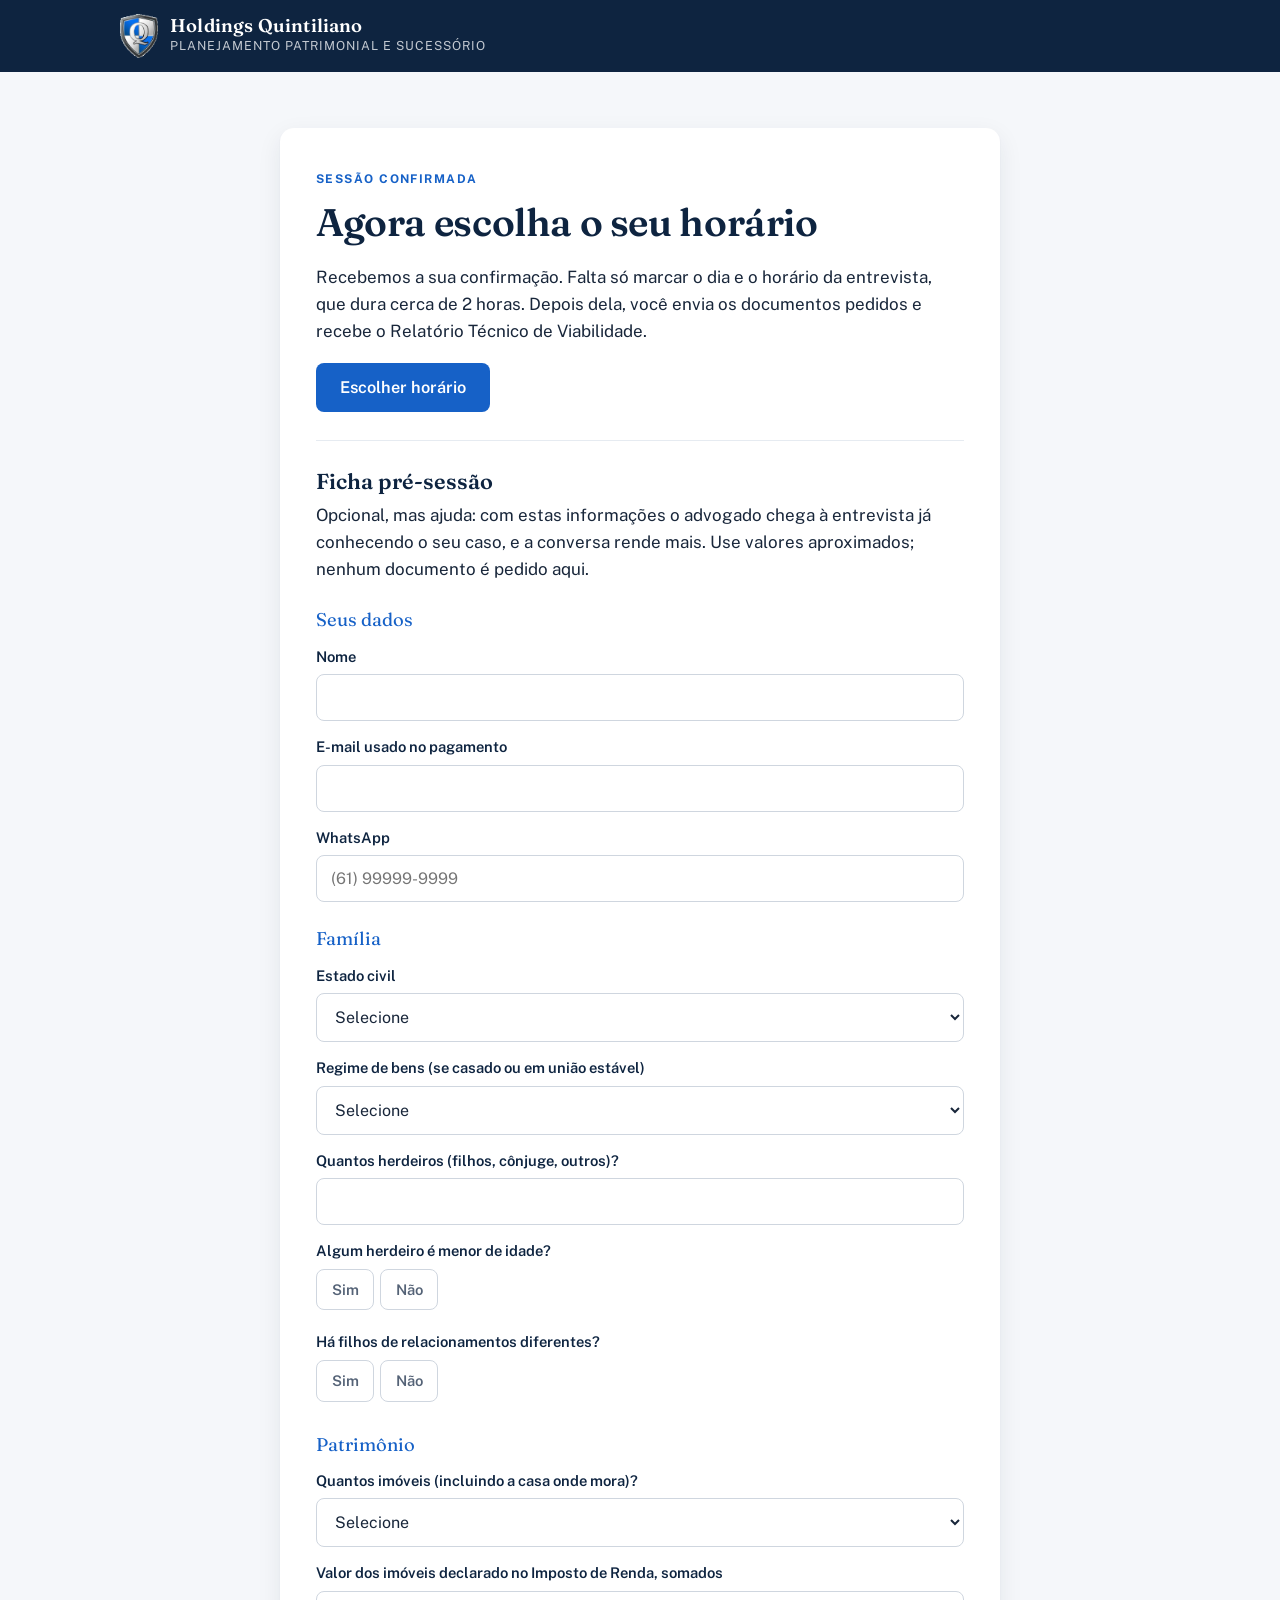
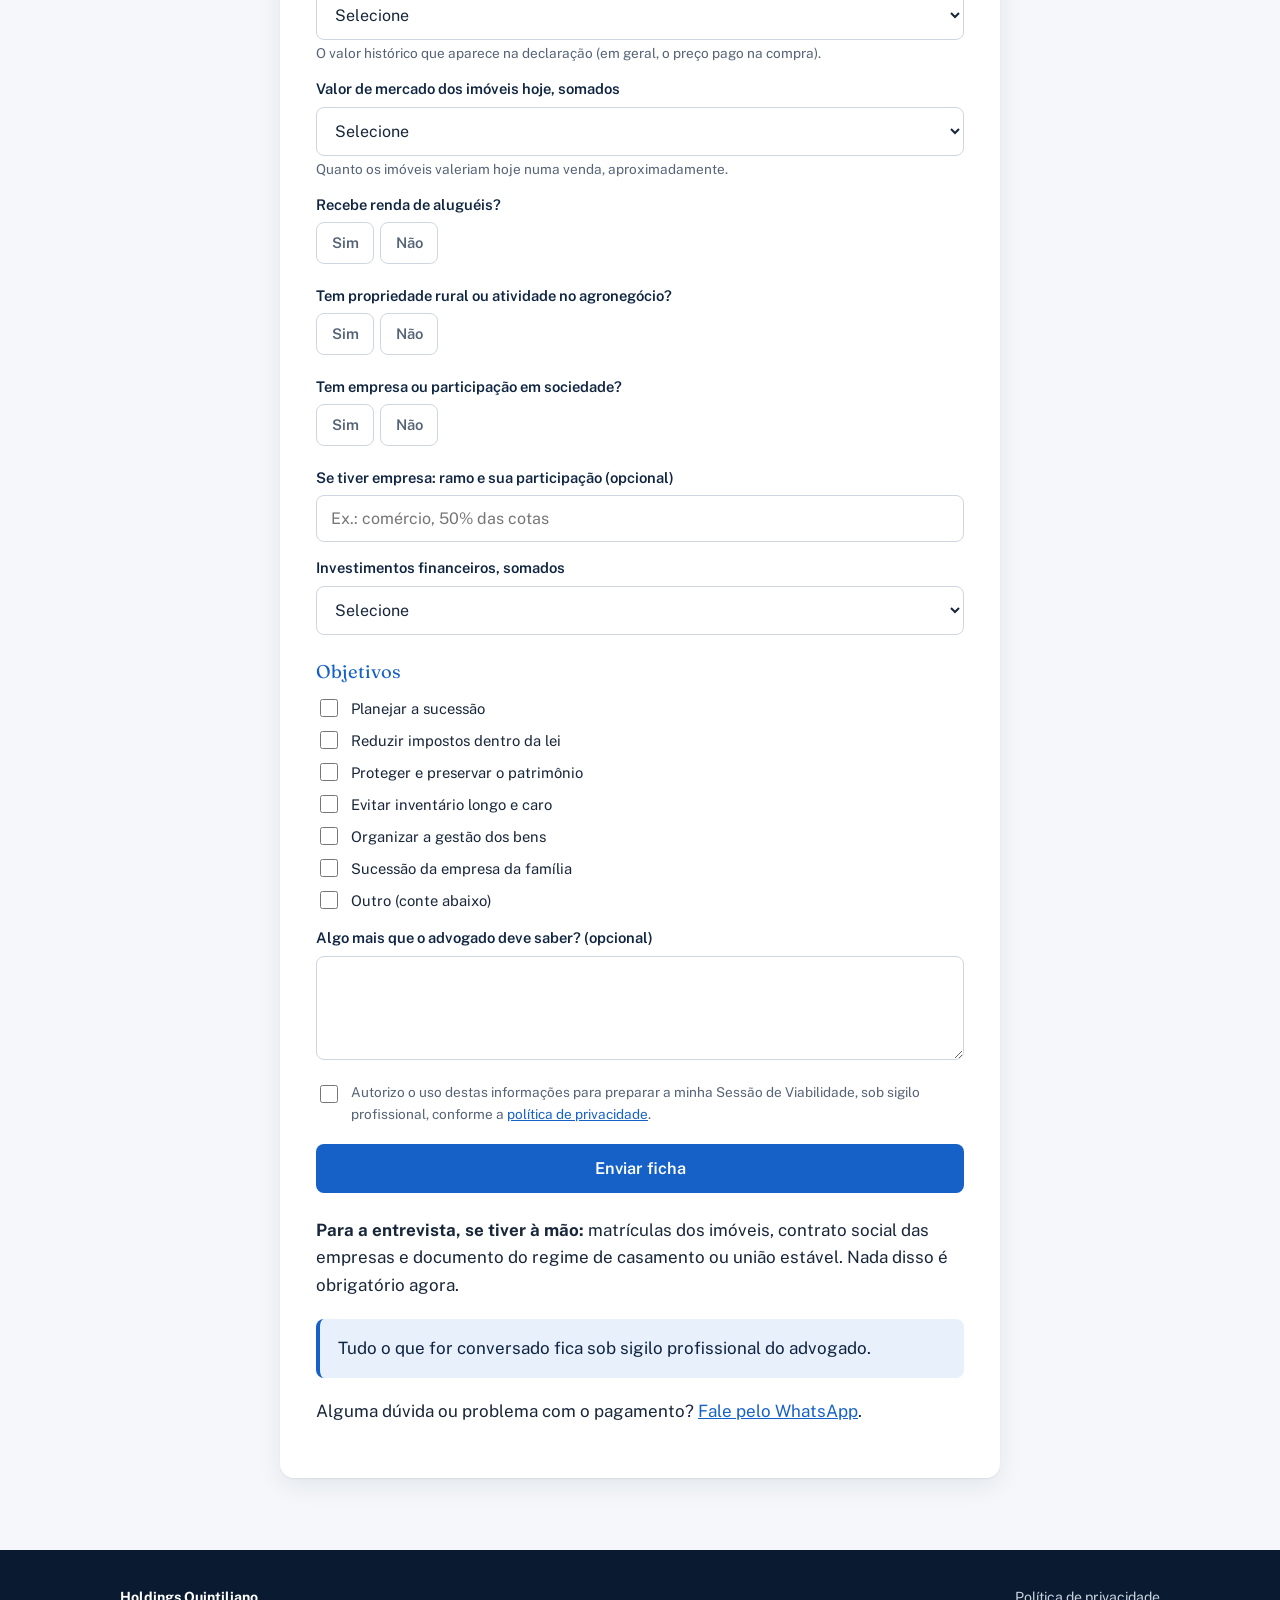
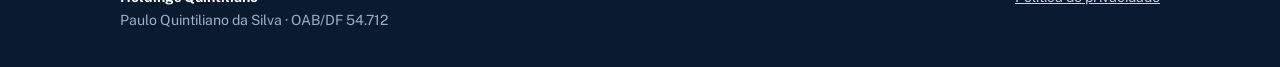
<file: sessao/confirmado/index.html>
<!doctype html>
<html lang="pt-BR">
<head>
  <meta charset="utf-8">
  <meta name="viewport" content="width=device-width, initial-scale=1">
  <meta name="robots" content="noindex, nofollow">
  <title>Sessão confirmada | Holdings Quintiliano</title>
  <link rel="icon" href="../../assets/logo.png">
  <link rel="stylesheet" href="../../assets/fontes.css">
  <link rel="stylesheet" href="../../assets/estilo.css?v=20261118c">
  <script src="../../assets/config.js?v=20261117c"></script>
  <script src="../../assets/site.js?v=20261117c" defer></script>
</head>
<body data-pagina="/sessao/confirmado/" data-evento="Purchase">

<header class="topo">
  <div class="container">
    <a class="marca" href="../../">
      <img src="../../assets/logo.png" alt="">
      <span><strong>Holdings Quintiliano</strong><small>Planejamento patrimonial e sucessório</small></span>
    </a>
  </div>
</header>

<main class="pagina">
  <div class="container estreito">
    <div class="cartao">
      <span class="etiqueta">Sessão confirmada</span>
      <h1 style="font-size:clamp(1.8rem,4vw,2.4rem)">Agora escolha o seu horário</h1>
      <p>Recebemos a sua confirmação. Falta só marcar o dia e o horário da entrevista, que dura cerca de 2 horas. Depois dela, você envia os documentos pedidos e recebe o Relatório Técnico de Viabilidade.</p>
      <p><a class="botao" data-link="linkAgenda" data-link-zap="Olá! Confirmei a Sessão de Viabilidade e quero marcar o horário.">Escolher horário</a></p>

      <hr style="border:0;border-top:1px solid #e6ebf1;margin:28px 0">

      <h2 style="font-size:1.35rem" id="ficha">Ficha pré-sessão</h2>
      <p>Opcional, mas ajuda: com estas informações o advogado chega à entrevista já conhecendo o seu caso, e a conversa rende mais. Use valores aproximados; nenhum documento é pedido aqui.</p>
      <form id="form-ficha" novalidate>
        <div class="form-erro" role="alert" id="erro-ficha">Não conseguimos enviar agora. Confira os campos e tente de novo.</div>
        <p class="bloco-titulo">Seus dados</p>
        <div class="campo"><label for="f-nome">Nome</label><input id="f-nome" name="nome" autocomplete="name" required><div class="msg">Informe seu nome.</div></div>
        <div class="campo"><label for="f-email">E-mail usado no pagamento</label><input id="f-email" name="email" type="email" autocomplete="email" inputmode="email" required><div class="msg">Confira o e-mail.</div></div>
        <div class="campo"><label for="f-whatsapp">WhatsApp</label><input id="f-whatsapp" name="whatsapp" type="tel" autocomplete="tel-national" inputmode="tel" placeholder="(61) 99999-9999" required><div class="msg">Informe o WhatsApp com DDD.</div></div>
        <div class="isca" aria-hidden="true"><label for="f-site">Site</label><input id="f-site" name="empresa_site" tabindex="-1" autocomplete="off"></div>

        <p class="bloco-titulo">Família</p>
          <div class="campo"><label for="f-estado_civil">Estado civil</label><select id="f-estado_civil" name="estado_civil"><option value="">Selecione</option><option value="solteiro">Solteiro(a)</option><option value="casado">Casado(a)</option><option value="uniao_estavel">União estável</option><option value="divorciado">Divorciado(a)</option><option value="viuvo">Viúvo(a)</option></select></div>
          <div class="campo"><label for="f-regime_bens">Regime de bens (se casado ou em união estável)</label><select id="f-regime_bens" name="regime_bens"><option value="">Selecione</option><option value="comunhao_parcial">Comunhão parcial</option><option value="comunhao_universal">Comunhão universal</option><option value="separacao_total">Separação total</option><option value="participacao_final">Participação final nos aquestos</option><option value="nao_sei">Não sei</option></select></div>
        <div class="campo"><label for="f-herdeiros">Quantos herdeiros (filhos, cônjuge, outros)?</label><input id="f-herdeiros" name="herdeiros" type="number" min="0" max="50" inputmode="numeric"></div>
          <div class="campo" data-depende-herdeiros><label>Algum herdeiro é menor de idade?</label><div class="opcoes"><label><input type="radio" name="herdeiro_menor" value="sim"><span>Sim</span></label><label><input type="radio" name="herdeiro_menor" value="nao"><span>Não</span></label></div></div>
          <div class="campo" data-depende-herdeiros><label>Há filhos de relacionamentos diferentes?</label><div class="opcoes"><label><input type="radio" name="filhos_relacoes_diferentes" value="sim"><span>Sim</span></label><label><input type="radio" name="filhos_relacoes_diferentes" value="nao"><span>Não</span></label></div></div>

        <p class="bloco-titulo">Patrimônio</p>
          <div class="campo"><label for="f-imoveis">Quantos imóveis (incluindo a casa onde mora)?</label><select id="f-imoveis" name="imoveis"><option value="">Selecione</option><option value="0">Nenhum</option><option value="1">1</option><option value="2-5">2 a 5</option><option value="6-10">6 a 10</option><option value="10+">Mais de 10</option></select></div>
          <div class="campo"><label for="f-valor_imoveis_ir">Valor dos imóveis declarado no Imposto de Renda, somados</label><select id="f-valor_imoveis_ir" name="valor_imoveis_ir"><option value="">Selecione</option><option value="ate_500mil">Até R$ 500 mil</option><option value="500mil_1mi">R$ 500 mil a 1 milhão</option><option value="1_3mi">R$ 1 a 3 milhões</option><option value="3_10mi">R$ 3 a 10 milhões</option><option value="10mi+">Mais de R$ 10 milhões</option><option value="nao_sei">Não sei</option><option value="nao_informar">Prefiro não informar</option></select><small class="ajuda">O valor histórico que aparece na declaração (em geral, o preço pago na compra).</small></div>
          <div class="campo"><label for="f-valor_imoveis">Valor de mercado dos imóveis hoje, somados</label><select id="f-valor_imoveis" name="valor_imoveis"><option value="">Selecione</option><option value="ate_500mil">Até R$ 500 mil</option><option value="500mil_1mi">R$ 500 mil a 1 milhão</option><option value="1_3mi">R$ 1 a 3 milhões</option><option value="3_10mi">R$ 3 a 10 milhões</option><option value="10mi+">Mais de R$ 10 milhões</option><option value="nao_sei">Não sei</option><option value="nao_informar">Prefiro não informar</option></select><small class="ajuda">Quanto os imóveis valeriam hoje numa venda, aproximadamente.</small></div>
          <div class="campo"><label>Recebe renda de aluguéis?</label><div class="opcoes"><label><input type="radio" name="aluguel" value="sim"><span>Sim</span></label><label><input type="radio" name="aluguel" value="nao"><span>Não</span></label></div></div>
          <div class="campo"><label>Tem propriedade rural ou atividade no agronegócio?</label><div class="opcoes"><label><input type="radio" name="rural" value="sim"><span>Sim</span></label><label><input type="radio" name="rural" value="nao"><span>Não</span></label></div></div>
          <div class="campo"><label>Tem empresa ou participação em sociedade?</label><div class="opcoes"><label><input type="radio" name="empresa" value="sim"><span>Sim</span></label><label><input type="radio" name="empresa" value="nao"><span>Não</span></label></div></div>
        <div class="campo"><label for="f-empresa_descricao">Se tiver empresa: ramo e sua participação (opcional)</label><input id="f-empresa_descricao" name="empresa_descricao" maxlength="500" placeholder="Ex.: comércio, 50% das cotas"></div>
          <div class="campo"><label for="f-investimentos">Investimentos financeiros, somados</label><select id="f-investimentos" name="investimentos"><option value="">Selecione</option><option value="nenhum">Nenhum relevante</option><option value="ate_500mil">Até R$ 500 mil</option><option value="500mil_2mi">R$ 500 mil a 2 milhões</option><option value="2mi+">Mais de R$ 2 milhões</option><option value="nao_informar">Prefiro não informar</option></select></div>

        <p class="bloco-titulo">Objetivos</p>
        <div class="campo objetivos">
          <label><input type="checkbox" name="objetivos" value="sucessao"> Planejar a sucessão</label>
          <label><input type="checkbox" name="objetivos" value="impostos"> Reduzir impostos dentro da lei</label>
          <label><input type="checkbox" name="objetivos" value="protecao"> Proteger e preservar o patrimônio</label>
          <label><input type="checkbox" name="objetivos" value="inventario"> Evitar inventário longo e caro</label>
          <label><input type="checkbox" name="objetivos" value="gestao"> Organizar a gestão dos bens</label>
          <label><input type="checkbox" name="objetivos" value="empresa"> Sucessão da empresa da família</label>
          <label><input type="checkbox" name="objetivos" value="outro"> Outro (conte abaixo)</label>
        </div>
        <div class="campo"><label for="f-observacoes">Algo mais que o advogado deve saber? (opcional)</label><textarea id="f-observacoes" name="observacoes" rows="4" maxlength="3000"></textarea></div>

        <label class="consentimento">
          <input type="checkbox" name="consentimento">
          <span>Autorizo o uso destas informações para preparar a minha Sessão de Viabilidade, sob sigilo profissional, conforme a <a href="../../privacidade/">política de privacidade</a>.</span>
        </label>
        <button class="botao largo" type="submit">Enviar ficha</button>
      </form>
      <div class="destaque oculto" id="ok-ficha" role="status">Ficha recebida. Obrigado! O advogado vai ler antes da entrevista. Se lembrar de algo depois, é só contar na conversa.</div>

      <p style="margin-top:24px"><strong>Para a entrevista, se tiver à mão:</strong> matrículas dos imóveis, contrato social das empresas e documento do regime de casamento ou união estável. Nada disso é obrigatório agora.</p>
      <div class="destaque" style="margin-top:20px">Tudo o que for conversado fica sob sigilo profissional do advogado.</div>
      <p style="margin-top:20px">Alguma dúvida ou problema com o pagamento? <a data-zap="Olá! Confirmei a Sessão de Viabilidade e preciso de ajuda.">Fale pelo WhatsApp</a>.</p>
    </div>
  </div>
</main>
<script src="ficha.js?v=20261118b" defer></script>

<footer class="rodape">
  <div class="container">
    <div><strong style="color:#fff">Holdings Quintiliano</strong><br><span data-config="advogado"></span> · <span data-config="oab"></span></div>
    <div><a href="../../privacidade/">Política de privacidade</a></div>
  </div>
</footer>

</body>
</html>
</file>
<file: assets/fontes.css>
/* Fontes servidas pelo próprio site (sem chamadas ao Google). Licença SIL OFL, em assets/fontes. */
@font-face { font-family: "Fraunces"; font-style: normal; font-display: swap; font-weight: 100 900; src: url("fontes/fraunces-latin-wght-normal.woff2") format("woff2-variations"); }
@font-face { font-family: "Public Sans"; font-style: normal; font-display: swap; font-weight: 100 900; src: url("fontes/public-sans-latin-wght-normal.woff2") format("woff2-variations"); }
</file>
<file: assets/estilo.css>
/* Holdings Quintiliano — cores tiradas do escudo da logo: azul, branco e prata, com marinho de base. */
:root {
  --marinho: #0e2440;
  --marinho-2: #15325a;
  --azul: #1661c7;
  --azul-claro: #e8f0fb;
  --prata: #c3c9d1;
  --prata-escura: #7d8794;
  --grafite: #2f3338;
  --fundo: #f5f7fa;
  --branco: #ffffff;
  --texto: #18263a;
  --texto-suave: #556377;
  --ok: #1f7a4d;
  --erro: #b3261e;
  --raio: 10px;
  --sombra: 0 1px 2px rgba(14, 36, 64, .06), 0 8px 24px rgba(14, 36, 64, .08);
  --f-titulo: "Fraunces", Georgia, "Times New Roman", serif;
  --f-texto: "Public Sans", system-ui, -apple-system, "Segoe UI", Roboto, sans-serif;
  --largura: 1080px;
}

* { box-sizing: border-box; }
html { -webkit-text-size-adjust: 100%; scroll-behavior: smooth; }
body {
  margin: 0;
  font-family: var(--f-texto);
  font-size: 17px;
  line-height: 1.6;
  color: var(--texto);
  background: var(--fundo);
}
img { max-width: 100%; display: block; }
a { color: var(--azul); }
h1, h2, h3 { font-family: var(--f-titulo); color: var(--marinho); line-height: 1.2; margin: 0 0 .5em; font-weight: 600; }
h1 { font-size: clamp(2rem, 4.6vw, 3.1rem); letter-spacing: -.01em; }
h2 { font-size: clamp(1.6rem, 3.2vw, 2.2rem); }
h3 { font-size: 1.2rem; }
p { margin: 0 0 1em; }

.container { width: 100%; max-width: var(--largura); margin: 0 auto; padding: 0 20px; }
.estreito { max-width: 760px; }

/* Topo */
.topo { background: var(--marinho); color: var(--branco); }
.topo .container { display: flex; align-items: center; justify-content: space-between; gap: 16px; padding-top: 14px; padding-bottom: 14px; }
.marca { display: flex; align-items: center; gap: 12px; color: var(--branco); text-decoration: none; }
.marca img { width: 38px; height: auto; }
.marca strong { font-family: var(--f-titulo); font-size: 1.15rem; font-weight: 600; letter-spacing: .01em; display: block; line-height: 1.1; }
.marca small { display: block; color: var(--prata); font-size: .78rem; letter-spacing: .08em; text-transform: uppercase; }
.topo .botao { padding: 10px 16px; font-size: .95rem; }

/* Botões */
.botao {
  display: inline-flex; align-items: center; justify-content: center; gap: 8px;
  background: var(--azul); color: var(--branco); border: 0; border-radius: 8px;
  padding: 15px 24px; font: 600 1.02rem/1.2 var(--f-texto); text-decoration: none; cursor: pointer;
  transition: background .15s ease, transform .15s ease;
}
.botao:hover { background: #0f52ad; }
.botao:active { transform: translateY(1px); }
.botao:disabled { opacity: .6; cursor: wait; }
.botao.secundario { background: transparent; color: var(--azul); box-shadow: inset 0 0 0 2px var(--azul); }
.botao.secundario:hover { background: var(--azul-claro); }
.botao.claro { background: var(--branco); color: var(--marinho); }
.botao.claro:hover { background: var(--azul-claro); }
.botao.zap { background: #1f8f4e; }
.botao.zap:hover { background: #18773f; }
.botao.largo { width: 100%; }

/* Hero */
.hero { background: linear-gradient(160deg, var(--marinho) 0%, var(--marinho-2) 70%, #1b3d6b 100%); color: var(--branco); padding: 56px 0 72px; position: relative; overflow: hidden; }
.hero::after { content: ""; position: absolute; right: -120px; top: -80px; width: 420px; height: 420px; border-radius: 50%; border: 1px solid rgba(195, 201, 209, .18); }
.hero .container { display: grid; grid-template-columns: 1.1fr .9fr; gap: 48px; align-items: center; position: relative; z-index: 1; }
.hero h1 { color: var(--branco); }
.hero .sobretitulo { color: var(--prata); text-transform: uppercase; letter-spacing: .12em; font-size: .8rem; font-weight: 600; margin-bottom: 14px; }
.hero .lead { font-size: 1.15rem; color: #d9e1ec; max-width: 34em; }
.hero ul.marcas { list-style: none; padding: 0; margin: 24px 0 0; display: grid; gap: 10px; }
.hero ul.marcas li { display: flex; gap: 10px; color: #e6ecf4; }
.hero ul.marcas li::before { content: ""; flex: 0 0 18px; height: 18px; margin-top: 4px; border-radius: 50%; background: var(--azul) url("data:image/svg+xml,%3Csvg xmlns='http://www.w3.org/2000/svg' viewBox='0 0 20 20' fill='white'%3E%3Cpath d='M8.3 13.3 5 10l-1.2 1.2 4.5 4.5 8-8L15 6.5z'/%3E%3C/svg%3E") center/14px no-repeat; }

/* Cartão do formulário */
.cartao { background: var(--branco); color: var(--texto); border-radius: 14px; box-shadow: var(--sombra); padding: 28px; }
.cartao h2 { font-size: 1.45rem; margin-bottom: .3em; }
.cartao .apoio { color: var(--texto-suave); font-size: .95rem; margin-bottom: 18px; }
.capa-checklist { display: flex; gap: 14px; align-items: center; background: var(--azul-claro); border-radius: 10px; padding: 12px 14px; margin-bottom: 18px; }
.capa-checklist img { width: 34px; }
.capa-checklist span { font-size: .9rem; color: var(--marinho); font-weight: 600; line-height: 1.3; }

/* Formulário */
.campo { margin-bottom: 14px; }
.campo label { display: block; font-weight: 600; font-size: .92rem; margin-bottom: 6px; color: var(--marinho); }
.campo input, .campo select, .campo textarea {
  width: 100%; padding: 13px 14px; font: 400 1rem var(--f-texto); color: var(--texto);
  border: 1.5px solid #cfd6df; border-radius: 8px; background: var(--branco);
}
.campo input:focus, .campo select:focus, .campo textarea:focus { outline: none; border-color: var(--azul); box-shadow: 0 0 0 3px rgba(22, 97, 199, .15); }
.campo.invalido input { border-color: var(--erro); }
.campo textarea { resize: vertical; }
.campo .ajuda { display: block; color: var(--texto-suave); font-size: .85rem; margin-top: 4px; line-height: 1.4; }
.campo .opcoes input { width: auto; }
#form-ficha .bloco-titulo { margin: 22px 0 10px; }
.objetivos { display: grid; gap: 8px; }
.objetivos label { display: flex; gap: 10px; align-items: center; font-weight: 400; color: var(--texto); margin: 0; cursor: pointer; }
.objetivos input { width: 18px; height: 18px; accent-color: var(--azul); }
.campo .msg { display: none; color: var(--erro); font-size: .85rem; margin-top: 4px; }
.campo.invalido .msg { display: block; }
.consentimento { display: flex; gap: 10px; align-items: flex-start; font-size: .85rem; color: var(--texto-suave); margin: 4px 0 18px; }
.consentimento input { margin-top: 3px; width: 18px; height: 18px; flex: 0 0 18px; accent-color: var(--azul); }
.consentimento.invalido { color: var(--erro); }
.isca { position: absolute; left: -9999px; width: 1px; height: 1px; overflow: hidden; }
.form-erro { display: none; background: #fdecea; color: var(--erro); border-radius: 8px; padding: 10px 12px; font-size: .9rem; margin-bottom: 12px; }
.form-erro.visivel { display: block; }
.seguro { font-size: .8rem; color: var(--prata-escura); text-align: center; margin: 10px 0 0; }

/* Seções */
.secao { padding: 72px 0; }
.secao.branca { background: var(--branco); }
.secao.marinho { background: var(--marinho); color: #dfe6ef; }
.secao.marinho h2, .secao.marinho h3 { color: var(--branco); }
.secao .intro { color: var(--texto-suave); font-size: 1.08rem; max-width: 40em; }
.secao.marinho .intro { color: #c9d3df; }
.cabeca { margin-bottom: 36px; }
.etiqueta { display: inline-block; text-transform: uppercase; letter-spacing: .12em; font-size: .75rem; font-weight: 700; color: var(--azul); margin-bottom: 10px; }
.secao.marinho .etiqueta { color: var(--prata); }

.grade { display: grid; gap: 20px; }
.grade.g3 { grid-template-columns: repeat(3, 1fr); }
.grade.g2 { grid-template-columns: repeat(2, 1fr); }
.item { background: var(--branco); border: 1px solid #e3e8ee; border-radius: var(--raio); padding: 24px; }
.secao.branca .item { background: var(--fundo); border-color: #e6ebf1; }
.item .num { font-family: var(--f-titulo); font-size: 1.6rem; color: var(--azul); line-height: 1; margin-bottom: 10px; display: block; }
.item p:last-child { margin-bottom: 0; }
.item p { color: var(--texto-suave); font-size: .98rem; }

.lista-check { list-style: none; padding: 0; margin: 0; display: grid; gap: 12px; }
.lista-check li { position: relative; padding-left: 30px; }
.lista-check li::before { content: ""; position: absolute; left: 0; top: 6px; width: 18px; height: 18px; border-radius: 4px; background: var(--azul-claro); box-shadow: inset 0 0 0 1.5px var(--azul); }
.lista-check li::after { content: ""; position: absolute; left: 5px; top: 9px; width: 8px; height: 5px; border-left: 2px solid var(--azul); border-bottom: 2px solid var(--azul); transform: rotate(-45deg); }

/* Quem orienta */
.perfil { display: grid; grid-template-columns: 280px 1fr; gap: 40px; align-items: center; }
.foto { aspect-ratio: 4 / 5; border-radius: 14px; background: linear-gradient(160deg, #24456f, var(--marinho)); display: flex; align-items: center; justify-content: center; color: var(--prata); text-align: center; font-size: .9rem; padding: 16px; overflow: hidden; }
.foto img { width: 100%; height: 100%; object-fit: cover; }
.foto.com-foto { padding: 0; }
.credenciais { list-style: none; padding: 0; margin: 18px 0 0; display: flex; flex-wrap: wrap; gap: 8px; }
.credenciais li { background: rgba(255, 255, 255, .08); border: 1px solid rgba(195, 201, 209, .3); border-radius: 999px; padding: 6px 14px; font-size: .88rem; color: #e6ecf4; }

/* Perguntas frequentes */
.faq details { background: var(--branco); border: 1px solid #e3e8ee; border-radius: var(--raio); padding: 0 20px; margin-bottom: 10px; }
.faq summary { cursor: pointer; font-weight: 600; color: var(--marinho); padding: 18px 28px 18px 0; list-style: none; position: relative; }
.faq summary::-webkit-details-marker { display: none; }
.faq summary::after { content: "+"; position: absolute; right: 0; top: 14px; font-size: 1.5rem; color: var(--azul); font-weight: 400; }
.faq details[open] summary::after { content: "−"; }
.faq details p { color: var(--texto-suave); padding-bottom: 6px; }

/* Chamada final */
.chamada { text-align: center; }
.chamada .botoes { display: flex; gap: 12px; justify-content: center; flex-wrap: wrap; margin-top: 24px; }

/* Rodapé */
.rodape { background: #0a1b31; color: #9fb0c4; font-size: .88rem; padding: 36px 0; }
.rodape .container { display: flex; flex-wrap: wrap; gap: 18px 32px; justify-content: space-between; align-items: flex-start; }
.rodape a { color: #c9d3df; }
.rodape .aviso { flex-basis: 100%; border-top: 1px solid rgba(255, 255, 255, .08); padding-top: 18px; font-size: .82rem; color: #7f91a7; }

/* Páginas simples (obrigado, sessão, confirmação, privacidade) */
.pagina { padding: 56px 0 72px; }
.pagina .cartao { padding: 36px; }
.passos { counter-reset: passo; list-style: none; padding: 0; margin: 0; display: grid; gap: 14px; }
.passos li { counter-increment: passo; position: relative; padding-left: 52px; min-height: 40px; }
.passos li::before { content: counter(passo); position: absolute; left: 0; top: 0; width: 38px; height: 38px; border-radius: 50%; background: var(--azul); color: var(--branco); font-weight: 700; display: flex; align-items: center; justify-content: center; }
.passos li strong { display: block; color: var(--marinho); }
.destaque { background: var(--azul-claro); border-left: 4px solid var(--azul); border-radius: 8px; padding: 16px 18px; color: var(--marinho); }
.preco { font-family: var(--f-titulo); font-size: 2.2rem; color: var(--marinho); line-height: 1; margin: 8px 0 4px; }
.nota { font-size: .85rem; color: var(--texto-suave); }
.texto-legal h2 { font-size: 1.3rem; margin-top: 1.8em; }
.texto-legal li { margin-bottom: .4em; }

/* Dados ainda não informados: aparecem marcados para não passarem despercebidos */
.pendente { background: #fff4d6; color: #7a5600; border: 1px dashed #d9a400; border-radius: 4px; padding: 0 5px; font-size: .9em; font-family: var(--f-texto); }

/* Checklist */
.pergunta { display: grid; grid-template-columns: 1fr auto; gap: 16px; align-items: center; padding: 18px 0; border-bottom: 1px solid #e6ebf1; }
.pergunta:last-child { border-bottom: 0; }
.pergunta p { margin: 0; font-weight: 600; color: var(--marinho); }
.pergunta small { display: block; font-weight: 400; color: var(--texto-suave); margin-top: 4px; font-size: .9rem; line-height: 1.45; }
.opcoes { display: flex; gap: 6px; }
.opcoes label { cursor: pointer; }
.opcoes input { position: absolute; opacity: 0; pointer-events: none; }
.opcoes span { display: inline-block; min-width: 58px; text-align: center; padding: 8px 12px; border-radius: 8px; border: 1.5px solid #cfd6df; font-weight: 600; font-size: .92rem; color: var(--texto-suave); background: var(--branco); }
.opcoes input:checked + span { border-color: var(--azul); background: var(--azul); color: var(--branco); }
.opcoes input:focus-visible + span { box-shadow: 0 0 0 3px rgba(22, 97, 199, .25); }
.bloco-titulo { font-family: var(--f-titulo); font-size: 1.15rem; color: var(--azul); margin: 28px 0 0; }
.resultado { display: none; margin-top: 28px; }
.resultado.visivel { display: block; }
.resultado.visivel .destaque { animation: aparecer .45s ease-out; }
@keyframes aparecer { from { opacity: 0; transform: translateY(8px); } to { opacity: 1; transform: none; } }
.calculando { margin-top: 28px; padding: 28px 20px; text-align: center; background: var(--azul-claro); border-radius: 10px; }
.calculando[hidden] { display: none; }
.pergunta[hidden], .campo[hidden] { display: none; }
.calc-roda { width: 42px; height: 42px; margin: 0 auto 14px; border-radius: 50%; border: 4px solid rgba(31, 95, 174, .2); border-top-color: var(--azul); animation: girar .8s linear infinite; }
@keyframes girar { to { transform: rotate(360deg); } }
.calc-titulo { margin: 0 0 4px; font-weight: 600; color: var(--marinho); }
.calc-etapa { margin: 0 0 16px; color: var(--texto-suave); font-size: .95rem; min-height: 1.4em; }
.calc-barra { height: 6px; max-width: 320px; margin: 0 auto; background: rgba(31, 95, 174, .15); border-radius: 3px; overflow: hidden; }
.calc-barra span { display: block; height: 100%; width: 0; background: var(--azul); border-radius: 3px; transition: width 2.2s ease-in-out; }
.placar { font-family: var(--f-titulo); font-size: 2.6rem; color: var(--marinho); line-height: 1; }

/* Painel administrativo */
.painel-topo { display: flex; justify-content: space-between; align-items: center; gap: 12px; flex-wrap: wrap; margin-bottom: 24px; }
.filtros { display: flex; gap: 6px; flex-wrap: wrap; }
.filtros button { border: 1.5px solid #cfd6df; background: var(--branco); color: var(--texto-suave); border-radius: 999px; padding: 6px 14px; font: 600 .88rem var(--f-texto); cursor: pointer; }
.filtros button.ativo { background: var(--marinho); border-color: var(--marinho); color: var(--branco); }
.kpis { display: grid; grid-template-columns: repeat(4, 1fr); gap: 14px; margin-bottom: 24px; }
.kpi { background: var(--branco); border: 1px solid #e3e8ee; border-radius: var(--raio); padding: 18px; }
.kpi span { display: block; color: var(--texto-suave); font-size: .82rem; text-transform: uppercase; letter-spacing: .06em; font-weight: 600; }
.kpi strong { display: block; font-family: var(--f-titulo); font-size: 2rem; color: var(--marinho); line-height: 1.1; margin-top: 6px; }
.tabela-caixa { background: var(--branco); border: 1px solid #e3e8ee; border-radius: var(--raio); overflow-x: auto; margin-bottom: 24px; }
.tabela-caixa h3 { padding: 16px 18px 0; margin: 0; }
table { width: 100%; border-collapse: collapse; font-size: .92rem; }
th, td { text-align: left; padding: 10px 18px; border-bottom: 1px solid #eef1f5; white-space: nowrap; }
th { color: var(--texto-suave); font-weight: 600; font-size: .8rem; text-transform: uppercase; letter-spacing: .05em; }
td.num, th.num { text-align: right; }
td select { font: 500 .88rem var(--f-texto); padding: 4px 6px; border-radius: 6px; border: 1px solid #cfd6df; }
.vazio { padding: 18px; color: var(--texto-suave); }
.oculto { display: none !important; }

@media (max-width: 900px) {
  .hero .container, .perfil { grid-template-columns: 1fr; }
  .hero { padding: 36px 0 48px; }
  .grade.g3 { grid-template-columns: 1fr; }
  .grade.g2 { grid-template-columns: 1fr; }
  .kpis { grid-template-columns: repeat(2, 1fr); }
  .perfil .foto { max-width: 260px; }
  .secao { padding: 52px 0; }
}
@media (max-width: 560px) {
  body { font-size: 16px; }
  .topo .botao { display: none; }
  .marca small { font-size: .66rem; letter-spacing: .05em; }
  .cartao, .pagina .cartao { padding: 22px; }
  .pergunta { grid-template-columns: 1fr; gap: 10px; }
}
@media print {
  .topo, .rodape, .nao-imprimir { display: none !important; }
  body { background: #fff; }
  .cartao { box-shadow: none; padding: 0; }
}
</file>
